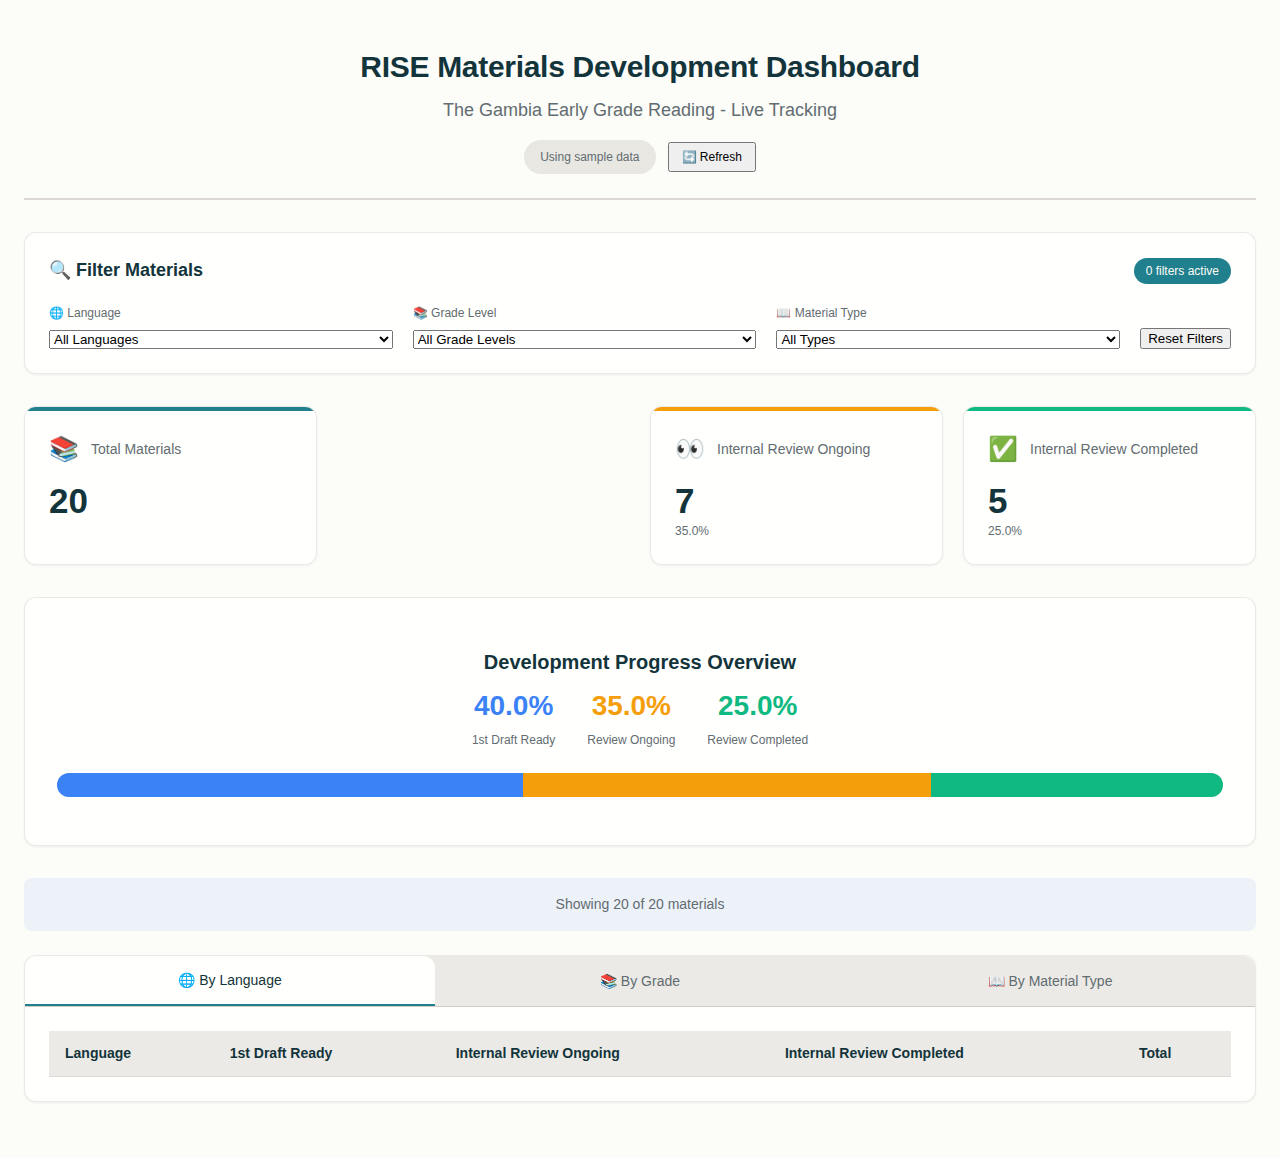
<file: index.html>
<!DOCTYPE html>
<html lang="en">
<head>
    <meta charset="UTF-8">
    <meta name="viewport" content="width=device-width, initial-scale=1.0">
    <title>RISE Material Development Tracking Dashboard</title>
    <style>
        :root {
  /* Primitive Color Tokens */
  --color-white: rgba(255, 255, 255, 1);
  --color-black: rgba(0, 0, 0, 1);
  --color-cream-50: rgba(252, 252, 249, 1);
  --color-cream-100: rgba(255, 255, 253, 1);
  --color-gray-200: rgba(245, 245, 245, 1);
  --color-gray-300: rgba(167, 169, 169, 1);
  --color-gray-400: rgba(119, 124, 124, 1);
  --color-slate-500: rgba(98, 108, 113, 1);
  --color-brown-600: rgba(94, 82, 64, 1);
  --color-charcoal-700: rgba(31, 33, 33, 1);
  --color-charcoal-800: rgba(38, 40, 40, 1);
  --color-slate-900: rgba(19, 52, 59, 1);
  --color-teal-300: rgba(50, 184, 198, 1);
  --color-teal-400: rgba(45, 166, 178, 1);
  --color-teal-500: rgba(33, 128, 141, 1);
  --color-teal-600: rgba(29, 116, 128, 1);
  --color-teal-700: rgba(26, 104, 115, 1);
  --color-teal-800: rgba(41, 150, 161, 1);
  --color-red-400: rgba(255, 84, 89, 1);
  --color-red-500: rgba(192, 21, 47, 1);
  --color-orange-400: rgba(230, 129, 97, 1);
  --color-orange-500: rgba(168, 75, 47, 1);

  /* RGB versions for opacity control */
  --color-brown-600-rgb: 94, 82, 64;
  --color-teal-500-rgb: 33, 128, 141;
  --color-slate-900-rgb: 19, 52, 59;
  --color-slate-500-rgb: 98, 108, 113;
  --color-red-500-rgb: 192, 21, 47;
  --color-red-400-rgb: 255, 84, 89;
  --color-orange-500-rgb: 168, 75, 47;
  --color-orange-400-rgb: 230, 129, 97;

  /* Background color tokens (Light Mode) */
  --color-bg-1: rgba(59, 130, 246, 0.08); /* Light blue */
  --color-bg-2: rgba(245, 158, 11, 0.08); /* Light yellow */
  --color-bg-3: rgba(34, 197, 94, 0.08); /* Light green */
  --color-bg-4: rgba(239, 68, 68, 0.08); /* Light red */
  --color-bg-5: rgba(147, 51, 234, 0.08); /* Light purple */
  --color-bg-6: rgba(249, 115, 22, 0.08); /* Light orange */
  --color-bg-7: rgba(236, 72, 153, 0.08); /* Light pink */
  --color-bg-8: rgba(6, 182, 212, 0.08); /* Light cyan */

  /* Semantic Color Tokens (Light Mode) */
  --color-background: var(--color-cream-50);
  --color-surface: var(--color-cream-100);
  --color-text: var(--color-slate-900);
  --color-text-secondary: var(--color-slate-500);
  --color-primary: var(--color-teal-500);
  --color-primary-hover: var(--color-teal-600);
  --color-primary-active: var(--color-teal-700);
  --color-secondary: rgba(var(--color-brown-600-rgb), 0.12);
  --color-secondary-hover: rgba(var(--color-brown-600-rgb), 0.2);
  --color-secondary-active: rgba(var(--color-brown-600-rgb), 0.25);
  --color-border: rgba(var(--color-brown-600-rgb), 0.2);
  --color-btn-primary-text: var(--color-cream-50);
  --color-card-border: rgba(var(--color-brown-600-rgb), 0.12);
  --color-card-border-inner: rgba(var(--color-brown-600-rgb), 0.12);
  --color-error: var(--color-red-500);
  --color-success: var(--color-teal-500);
  --color-warning: var(--color-orange-500);
  --color-info: var(--color-slate-500);
  --color-focus-ring: rgba(var(--color-teal-500-rgb), 0.4);
  --color-select-caret: rgba(var(--color-slate-900-rgb), 0.8);

  /* Common style patterns */
  --focus-ring: 0 0 0 3px var(--color-focus-ring);
  --focus-outline: 2px solid var(--color-primary);
  --status-bg-opacity: 0.15;
  --status-border-opacity: 0.25;
  --select-caret-light: url("data:image/svg+xml,%3Csvg xmlns='http://www.w3.org/2000/svg' width='16' height='16' viewBox='0 0 24 24' fill='none' stroke='%23134252' stroke-width='2' stroke-linecap='round' stroke-linejoin='round'%3E%3Cpolyline points='6 9 12 15 18 9'%3E%3C/polyline%3E%3C/svg%3E");
  --select-caret-dark: url("data:image/svg+xml,%3Csvg xmlns='http://www.w3.org/2000/svg' width='16' height='16' viewBox='0 0 24 24' fill='none' stroke='%23f5f5f5' stroke-width='2' stroke-linecap='round' stroke-linejoin='round'%3E%3Cpolyline points='6 9 12 15 18 9'%3E%3C/polyline%3E%3C/svg%3E");

  /* RGB versions for opacity control */
  --color-success-rgb: 33, 128, 141;
  --color-error-rgb: 192, 21, 47;
  --color-warning-rgb: 168, 75, 47;
  --color-info-rgb: 98, 108, 113;

  /* Typography */
  --font-family-base: "FKGroteskNeue", "Geist", "Inter", -apple-system,
    BlinkMacSystemFont, "Segoe UI", Roboto, sans-serif;
  --font-family-mono: "Berkeley Mono", ui-monospace, SFMono-Regular, Menlo,
    Monaco, Consolas, monospace;
  --font-size-xs: 11px;
  --font-size-sm: 12px;
  --font-size-base: 14px;
  --font-size-md: 14px;
  --font-size-lg: 16px;
  --font-size-xl: 18px;
  --font-size-2xl: 20px;
  --font-size-3xl: 24px;
  --font-size-4xl: 30px;
  --font-weight-normal: 400;
  --font-weight-medium: 500;
  --font-weight-semibold: 550;
  --font-weight-bold: 600;
  --line-height-tight: 1.2;
  --line-height-normal: 1.5;
  --letter-spacing-tight: -0.01em;

  /* Spacing */
  --space-0: 0;
  --space-1: 1px;
  --space-2: 2px;
  --space-4: 4px;
  --space-6: 6px;
  --space-8: 8px;
  --space-10: 10px;
  --space-12: 12px;
  --space-16: 16px;
  --space-20: 20px;
  --space-24: 24px;
  --space-32: 32px;

  /* Border Radius */
  --radius-sm: 6px;
  --radius-base: 8px;
  --radius-md: 10px;
  --radius-lg: 12px;
  --radius-full: 9999px;

  /* Shadows */
  --shadow-xs: 0 1px 2px rgba(0, 0, 0, 0.02);
  --shadow-sm: 0 1px 3px rgba(0, 0, 0, 0.04), 0 1px 2px rgba(0, 0, 0, 0.02);
  --shadow-md: 0 4px 6px -1px rgba(0, 0, 0, 0.04),
    0 2px 4px -1px rgba(0, 0, 0, 0.02);
  --shadow-lg: 0 10px 15px -3px rgba(0, 0, 0, 0.04),
    0 4px 6px -2px rgba(0, 0, 0, 0.02);
  --shadow-inset-sm: inset 0 1px 0 rgba(255, 255, 255, 0.15),
    inset 0 -1px 0 rgba(0, 0, 0, 0.03);

  /* Animation */
  --duration-fast: 150ms;
  --duration-normal: 250ms;
  --ease-standard: cubic-bezier(0.16, 1, 0.3, 1);

  /* Layout */
  --container-sm: 640px;
  --container-md: 768px;
  --container-lg: 1024px;
  --container-xl: 1280px;
}

/* Dark mode colors */
@media (prefers-color-scheme: dark) {
  :root {
    /* RGB versions for opacity control (Dark Mode) */
    --color-gray-400-rgb: 119, 124, 124;
    --color-teal-300-rgb: 50, 184, 198;
    --color-gray-300-rgb: 167, 169, 169;
    --color-gray-200-rgb: 245, 245, 245;

    /* Background color tokens (Dark Mode) */
    --color-bg-1: rgba(29, 78, 216, 0.15); /* Dark blue */
    --color-bg-2: rgba(180, 83, 9, 0.15); /* Dark yellow */
    --color-bg-3: rgba(21, 128, 61, 0.15); /* Dark green */
    --color-bg-4: rgba(185, 28, 28, 0.15); /* Dark red */
    --color-bg-5: rgba(107, 33, 168, 0.15); /* Dark purple */
    --color-bg-6: rgba(194, 65, 12, 0.15); /* Dark orange */
    --color-bg-7: rgba(190, 24, 93, 0.15); /* Dark pink */
    --color-bg-8: rgba(8, 145, 178, 0.15); /* Dark cyan */

    /* Semantic Color Tokens (Dark Mode) */
    --color-background: var(--color-charcoal-700);
    --color-surface: var(--color-charcoal-800);
    --color-text: var(--color-gray-200);
    --color-text-secondary: rgba(var(--color-gray-300-rgb), 0.7);
    --color-primary: var(--color-teal-300);
    --color-primary-hover: var(--color-teal-400);
    --color-primary-active: var(--color-teal-800);
    --color-secondary: rgba(var(--color-gray-400-rgb), 0.15);
    --color-secondary-hover: rgba(var(--color-gray-400-rgb), 0.25);
    --color-secondary-active: rgba(var(--color-gray-400-rgb), 0.3);
    --color-border: rgba(var(--color-gray-400-rgb), 0.3);
    --color-error: var(--color-red-400);
    --color-success: var(--color-teal-300);
    --color-warning: var(--color-orange-400);
    --color-info: var(--color-gray-300);
    --color-focus-ring: rgba(var(--color-teal-300-rgb), 0.4);
    --color-btn-primary-text: var(--color-slate-900);
    --color-card-border: rgba(var(--color-gray-400-rgb), 0.2);
    --color-card-border-inner: rgba(var(--color-gray-400-rgb), 0.15);
    --shadow-inset-sm: inset 0 1px 0 rgba(255, 255, 255, 0.1),
      inset 0 -1px 0 rgba(0, 0, 0, 0.15);
    --button-border-secondary: rgba(var(--color-gray-400-rgb), 0.2);
    --color-border-secondary: rgba(var(--color-gray-400-rgb), 0.2);
    --color-select-caret: rgba(var(--color-gray-200-rgb), 0.8);

    /* Common style patterns - updated for dark mode */
    --focus-ring: 0 0 0 3px var(--color-focus-ring);
    --focus-outline: 2px solid var(--color-primary);
    --status-bg-opacity: 0.15;
    --status-border-opacity: 0.25;
    --select-caret-light: url("data:image/svg+xml,%3Csvg xmlns='http://www.w3.org/2000/svg' width='16' height='16' viewBox='0 0 24 24' fill='none' stroke='%23134252' stroke-width='2' stroke-linecap='round' stroke-linejoin='round'%3E%3Cpolyline points='6 9 12 15 18 9'%3E%3C/polyline%3E%3C/svg%3E");
    --select-caret-dark: url("data:image/svg+xml,%3Csvg xmlns='http://www.w3.org/2000/svg' width='16' height='16' viewBox='0 0 24 24' fill='none' stroke='%23f5f5f5' stroke-width='2' stroke-linecap='round' stroke-linejoin='round'%3E%3Cpolyline points='6 9 12 15 18 9'%3E%3C/polyline%3E%3C/svg%3E");

    /* RGB versions for dark mode */
    --color-success-rgb: var(--color-teal-300-rgb);
    --color-error-rgb: var(--color-red-400-rgb);
    --color-warning-rgb: var(--color-orange-400-rgb);
    --color-info-rgb: var(--color-gray-300-rgb);
  }
}

/* Base styles */
html {
  font-size: var(--font-size-base);
  font-family: var(--font-family-base);
  line-height: var(--line-height-normal);
  color: var(--color-text);
  background-color: var(--color-background);
  -webkit-font-smoothing: antialiased;
  box-sizing: border-box;
}

body {
  margin: 0;
  padding: 0;
  background-color: var(--color-background);
}

*,
*::before,
*::after {
  box-sizing: inherit;
}

@font-face {
  font-family: 'FKGroteskNeue';
  src: url('https://r2cdn.perplexity.ai/fonts/FKGroteskNeue.woff2')
    format('woff2');
}

        /* Dashboard-specific styles */
        .dashboard {
            min-height: 100vh;
            background-color: var(--color-background);
            padding: var(--space-24);
        }

        .container {
            max-width: var(--container-xl);
            margin: 0 auto;
        }

        /* Header Section */
        .header {
            text-align: center;
            margin-bottom: var(--space-32);
            padding-bottom: var(--space-24);
            border-bottom: 2px solid var(--color-border);
        }

        .header h1 {
            font-size: var(--font-size-4xl);
            font-weight: var(--font-weight-bold);
            color: var(--color-text);
            margin-bottom: var(--space-8);
            letter-spacing: var(--letter-spacing-tight);
        }

        .header .subtitle {
            font-size: var(--font-size-xl);
            color: var(--color-text-secondary);
            margin-bottom: var(--space-16);
        }

        .header .date-time {
            font-size: var(--font-size-base);
            color: var(--color-text-secondary);
            background: var(--color-secondary);
            padding: var(--space-8) var(--space-16);
            border-radius: var(--radius-full);
            display: inline-block;
        }

        /* Key Metrics Cards */
        .metrics-grid {
            display: grid;
            grid-template-columns: repeat(auto-fit, minmax(280px, 1fr));
            gap: var(--space-20);
            margin-bottom: var(--space-32);
        }

        .metric-card {
            background: var(--color-surface);
            border: 1px solid var(--color-card-border);
            border-radius: var(--radius-lg);
            padding: var(--space-24);
            box-shadow: var(--shadow-sm);
            transition: all var(--duration-normal) var(--ease-standard);
            position: relative;
            overflow: hidden;
        }

        .metric-card:hover {
            transform: translateY(-2px);
            box-shadow: var(--shadow-md);
        }

        .metric-card::before {
            content: '';
            position: absolute;
            top: 0;
            left: 0;
            right: 0;
            height: 4px;
            background: var(--metric-color, var(--color-primary));
        }

        .metric-card.total::before { --metric-color: var(--color-primary); }
        .metric-card.draft-ready::before { --metric-color: #3b82f6; }
        .metric-card.review-ongoing::before { --metric-color: #f59e0b; }
        .metric-card.review-completed::before { --metric-color: #10b981; }

        .metric-header {
            display: flex;
            align-items: center;
            margin-bottom: var(--space-16);
        }

        .metric-icon {
            font-size: var(--font-size-3xl);
            margin-right: var(--space-12);
        }

        .metric-label {
            font-size: var(--font-size-base);
            color: var(--color-text-secondary);
            font-weight: var(--font-weight-medium);
        }

        .metric-value {
            font-size: 2.5rem;
            font-weight: var(--font-weight-bold);
            color: var(--color-text);
            line-height: 1;
        }

        .metric-percentage {
            font-size: var(--font-size-sm);
            color: var(--color-text-secondary);
            margin-top: var(--space-4);
        }

        /* Progress Section */
        .progress-section {
            background: var(--color-surface);
            border: 1px solid var(--color-card-border);
            border-radius: var(--radius-lg);
            padding: var(--space-32);
            margin-bottom: var(--space-32);
            box-shadow: var(--shadow-sm);
        }

        .progress-header {
            text-align: center;
            margin-bottom: var(--space-24);
        }

        .progress-title {
            font-size: var(--font-size-2xl);
            font-weight: var(--font-weight-semibold);
            color: var(--color-text);
            margin-bottom: var(--space-8);
        }

        .progress-stats {
            display: flex;
            justify-content: center;
            gap: var(--space-32);
            margin-bottom: var(--space-24);
        }

        .progress-stat {
            text-align: center;
        }

        .progress-stat-value {
            font-size: 2rem;
            font-weight: var(--font-weight-bold);
            color: var(--color-text);
        }

        .progress-stat-label {
            font-size: var(--font-size-sm);
            color: var(--color-text-secondary);
            margin-top: var(--space-4);
        }

        .progress-bar-container {
            background: var(--color-secondary);
            border-radius: var(--radius-full);
            height: 24px;
            position: relative;
            overflow: hidden;
            margin-bottom: var(--space-16);
        }

        .progress-bar {
            height: 100%;
            display: flex;
            border-radius: var(--radius-full);
        }

        .progress-segment {
            height: 100%;
            transition: width var(--duration-normal) var(--ease-standard);
        }

        .progress-segment.draft-ready {
            background: #3b82f6;
        }

        .progress-segment.review-ongoing {
            background: #f59e0b;
        }

        .progress-segment.review-completed {
            background: #10b981;
        }

        /* Status Table */
        .status-section {
            display: grid;
            grid-template-columns: 1fr 1fr;
            gap: var(--space-24);
            margin-bottom: var(--space-32);
        }

        .status-table {
            background: var(--color-surface);
            border: 1px solid var(--color-card-border);
            border-radius: var(--radius-lg);
            padding: var(--space-24);
            box-shadow: var(--shadow-sm);
        }

        .table-title {
            font-size: var(--font-size-xl);
            font-weight: var(--font-weight-semibold);
            color: var(--color-text);
            margin-bottom: var(--space-16);
        }

        .table {
            width: 100%;
            border-collapse: collapse;
        }

        .table th,
        .table td {
            text-align: left;
            padding: var(--space-12);
            border-bottom: 1px solid var(--color-border);
        }

        .table th {
            font-weight: var(--font-weight-semibold);
            color: var(--color-text-secondary);
            font-size: var(--font-size-sm);
        }

        .table td {
            color: var(--color-text);
        }

        .status-indicator {
            display: inline-flex;
            align-items: center;
            gap: var(--space-8);
        }

        .status-dot {
            width: 8px;
            height: 8px;
            border-radius: 50%;
        }

        .status-dot.draft-ready { background: #3b82f6; }
        .status-dot.review-ongoing { background: #f59e0b; }
        .status-dot.review-completed { background: #10b981; }

        /* Additional Details */
        .details-card {
            background: var(--color-surface);
            border: 1px solid var(--color-card-border);
            border-radius: var(--radius-lg);
            padding: var(--space-24);
            box-shadow: var(--shadow-sm);
        }

        .details-title {
            font-size: var(--font-size-xl);
            font-weight: var(--font-weight-semibold);
            color: var(--color-text);
            margin-bottom: var(--space-16);
        }

        .detail-item {
            display: flex;
            justify-content: space-between;
            align-items: center;
            padding: var(--space-12) 0;
            border-bottom: 1px solid var(--color-border);
        }

        .detail-item:last-child {
            border-bottom: none;
        }

        .detail-label {
            color: var(--color-text-secondary);
            font-size: var(--font-size-base);
        }

        .detail-value {
            color: var(--color-text);
            font-weight: var(--font-weight-medium);
            font-size: var(--font-size-base);
        }

        /* Tooltip */
        .tooltip {
            position: relative;
            cursor: help;
        }

        .tooltip-text {
            visibility: hidden;
            background: var(--color-charcoal-800);
            color: var(--color-white);
            text-align: center;
            border-radius: var(--radius-base);
            padding: var(--space-8) var(--space-12);
            position: absolute;
            z-index: 1000;
            bottom: 125%;
            left: 50%;
            margin-left: -80px;
            width: 160px;
            font-size: var(--font-size-sm);
            opacity: 0;
            transition: opacity var(--duration-fast) var(--ease-standard);
        }

        .tooltip-text::after {
            content: "";
            position: absolute;
            top: 100%;
            left: 50%;
            margin-left: -5px;
            border-width: 5px;
            border-style: solid;
            border-color: var(--color-charcoal-800) transparent transparent transparent;
        }

        .tooltip:hover .tooltip-text {
            visibility: visible;
            opacity: 1;
        }

        /* Filter Panel Styles */
        .filter-panel {
            background: var(--color-surface);
            border: 1px solid var(--color-card-border);
            border-radius: var(--radius-lg);
            padding: var(--space-24);
            margin-bottom: var(--space-32);
            box-shadow: var(--shadow-sm);
        }

        .filter-header {
            display: flex;
            justify-content: space-between;
            align-items: center;
            margin-bottom: var(--space-20);
        }

        .filter-title {
            font-size: var(--font-size-xl);
            font-weight: var(--font-weight-semibold);
            color: var(--color-text);
            margin: 0;
        }

        .filter-badge {
            background: var(--color-primary);
            color: var(--color-btn-primary-text);
            padding: var(--space-4) var(--space-12);
            border-radius: var(--radius-full);
            font-size: var(--font-size-sm);
            font-weight: var(--font-weight-medium);
        }

        .filter-controls {
            display: grid;
            grid-template-columns: 1fr 1fr 1fr auto;
            gap: var(--space-20);
            align-items: end;
        }

        .filter-group {
            display: flex;
            flex-direction: column;
        }

        .filter-label {
            font-size: var(--font-size-sm);
            font-weight: var(--font-weight-medium);
            color: var(--color-text-secondary);
            margin-bottom: var(--space-8);
        }

        .filter-select {
            min-width: 160px;
        }

        .reset-btn {
            height: fit-content;
            white-space: nowrap;
        }

        /* Tabs Styles */
        .tabs-container {
            background: var(--color-surface);
            border: 1px solid var(--color-card-border);
            border-radius: var(--radius-lg);
            margin-bottom: var(--space-32);
            box-shadow: var(--shadow-sm);
        }

        .tabs-header {
            display: flex;
            border-bottom: 1px solid var(--color-border);
            background: var(--color-secondary);
            border-radius: var(--radius-lg) var(--radius-lg) 0 0;
        }

        .tab-button {
            flex: 1;
            padding: var(--space-16) var(--space-24);
            background: none;
            border: none;
            font-size: var(--font-size-base);
            font-weight: var(--font-weight-medium);
            color: var(--color-text-secondary);
            cursor: pointer;
            transition: all var(--duration-fast) var(--ease-standard);
            border-radius: var(--radius-lg) var(--radius-lg) 0 0;
        }

        .tab-button.active {
            background: var(--color-surface);
            color: var(--color-text);
            border-bottom: 2px solid var(--color-primary);
        }

        .tab-button:hover {
            background: var(--color-secondary-hover);
        }

        .tab-button.active:hover {
            background: var(--color-surface);
        }

        .tab-content {
            padding: var(--space-24);
        }

        .tab-pane {
            display: none;
        }

        .tab-pane.active {
            display: block;
        }

        .breakdown-table {
            width: 100%;
            border-collapse: collapse;
        }

        .breakdown-table th {
            background: var(--color-secondary);
            padding: var(--space-12) var(--space-16);
            text-align: left;
            font-weight: var(--font-weight-semibold);
            color: var(--color-text);
            border-bottom: 1px solid var(--color-border);
            cursor: pointer;
            user-select: none;
        }

        .breakdown-table th:hover {
            background: var(--color-secondary-hover);
        }

        .breakdown-table td {
            padding: var(--space-12) var(--space-16);
            border-bottom: 1px solid var(--color-border);
            text-align: center;
        }

        .breakdown-table td:first-child {
            text-align: left;
            font-weight: var(--font-weight-medium);
        }

        .status-count {
            display: inline-flex;
            align-items: center;
            justify-content: center;
            min-width: 40px;
            height: 28px;
            border-radius: var(--radius-base);
            font-weight: var(--font-weight-medium);
            font-size: var(--font-size-sm);
        }

        .status-count.draft-ready {
            background: rgba(59, 130, 246, 0.1);
            color: #3b82f6;
            border: 1px solid rgba(59, 130, 246, 0.2);
        }

        .status-count.review-ongoing {
            background: rgba(245, 158, 11, 0.1);
            color: #f59e0b;
            border: 1px solid rgba(245, 158, 11, 0.2);
        }

        .status-count.review-completed {
            background: rgba(16, 185, 129, 0.1);
            color: #10b981;
            border: 1px solid rgba(16, 185, 129, 0.2);
        }

        .filter-summary {
            background: var(--color-bg-1);
            padding: var(--space-16);
            border-radius: var(--radius-base);
            margin-bottom: var(--space-24);
            text-align: center;
        }

        .filter-summary-text {
            color: var(--color-text-secondary);
            font-size: var(--font-size-base);
        }

        /* Loading Overlay */
        .loading-overlay {
            position: fixed;
            top: 0;
            left: 0;
            right: 0;
            bottom: 0;
            background: var(--color-background);
            display: flex;
            flex-direction: column;
            align-items: center;
            justify-content: center;
            z-index: 9999;
            opacity: 1;
            transition: opacity var(--duration-normal) var(--ease-standard);
        }

        .loading-overlay.hidden {
            opacity: 0;
            pointer-events: none;
        }

        .loading-spinner {
            width: 50px;
            height: 50px;
            border: 4px solid var(--color-secondary);
            border-top-color: var(--color-primary);
            border-radius: 50%;
            animation: spin 1s linear infinite;
        }

        @keyframes spin {
            to { transform: rotate(360deg); }
        }

        .loading-text {
            margin-top: var(--space-20);
            color: var(--color-text-secondary);
            font-size: var(--font-size-lg);
        }

        /* Responsive Design */
        @media (max-width: 768px) {
            .dashboard {
                padding: var(--space-16);
            }

            .metrics-grid {
                grid-template-columns: 1fr;
            }

            .progress-stats {
                flex-direction: column;
                gap: var(--space-16);
            }

            .header h1 {
                font-size: var(--font-size-3xl);
            }

            .metric-value {
                font-size: 2rem;
            }

            .progress-stat-value {
                font-size: 1.5rem;
            }

            .filter-controls {
                grid-template-columns: 1fr;
                gap: var(--space-16);
            }

            .reset-btn {
                margin-top: var(--space-16);
            }

            .tabs-header {
                flex-direction: column;
            }

            .tab-button {
                border-radius: 0;
                border-bottom: 1px solid var(--color-border);
            }

            .breakdown-table {
                font-size: var(--font-size-sm);
            }

            .breakdown-table th,
            .breakdown-table td {
                padding: var(--space-8) var(--space-12);
            }

            .config-buttons {
                flex-direction: column;
            }

            .config-info {
                flex-direction: column;
                align-items: flex-start;
                gap: var(--space-8);
            }

            .last-updated-info {
                flex-direction: column;
                align-items: flex-start;
                gap: var(--space-4);
            }
        }

        @media (max-width: 480px) {
            .dashboard {
                padding: var(--space-12);
            }

            .metric-card {
                padding: var(--space-16);
            }

            .progress-section {
                padding: var(--space-20);
            }

            .metric-value {
                font-size: 1.75rem;
            }
        }
    </style>
</head>
<body>
    <!-- Loading Overlay -->
    <div class="loading-overlay" id="loadingOverlay">
        <div class="loading-spinner"></div>
        <div class="loading-text">Loading dashboard data...</div>
    </div>

    <div class="dashboard">
        <div class="container">
            <!-- Header Section -->
            <header class="header">
                <h1>RISE Materials Development Dashboard</h1>
                <div class="subtitle">The Gambia Early Grade Reading - Live Tracking</div>
                <div style="margin-top: var(--space-16); display: flex; gap: var(--space-12); justify-content: center; align-items: center; flex-wrap: wrap;">
                    <div class="date-time" id="lastUpdated" style="font-size: var(--font-size-sm);">Last updated: Loading...</div>
                    <button class="btn btn--outline btn--sm" id="refreshNowBtn" style="font-size: var(--font-size-sm); padding: var(--space-6) var(--space-12);">🔄 Refresh</button>
                </div>
            </header>

            <!-- Filter Panel -->
            <section class="filter-panel">
                <div class="filter-header">
                    <h3 class="filter-title">🔍 Filter Materials</h3>
                    <div class="filter-badge" id="filterBadge">0 filters active</div>
                </div>
                <div class="filter-controls">
                    <div class="filter-group">
                        <label class="filter-label">🌐 Language</label>
                        <select class="form-control filter-select" id="languageFilter">
                            <option value="all">All Languages</option>
                            <option value="Pulaar">Pulaar</option>
                            <option value="Jola">Jola</option>
                            <option value="Mandinka">Mandinka</option>
                            <option value="Manjaku">Manjaku</option>
                            <option value="Serahule">Serahule</option>
                            <option value="Serer">Serer</option>
                            <option value="Wolof">Wolof</option>
                            <option value="English">English</option>
                        </select>
                    </div>
                    <div class="filter-group">
                        <label class="filter-label">📚 Grade Level</label>
                        <select class="form-control filter-select" id="gradeFilter">
                            <option value="all">All Grade Levels</option>
                            <option value="ECD 2">ECD 2</option>
                            <option value="ECD 3">ECD 3</option>
                            <option value="Grade 1">Grade 1</option>
                            <option value="Grade 2">Grade 2</option>
                            <option value="Grade 3">Grade 3</option>
                        </select>
                    </div>
                    <div class="filter-group">
                        <label class="filter-label">📖 Material Type</label>
                        <select class="form-control filter-select" id="materialTypeFilter">
                            <option value="all">All Types</option>
                            <option value="Teacher Guide">Teacher Guide</option>
                            <option value="Decodable Text">Decodable Text</option>
                            <option value="Leveled Reader">Leveled Reader</option>
                            <option value="Illustrations">Illustrations</option>
                            <option value="Designs">Illustrations</option>
                        </select>
                    </div>
                    <button class="btn btn--outline reset-btn" id="resetFilters">Reset Filters</button>
                </div>
            </section>

            <!-- Key Metrics Cards -->
            <section class="metrics-grid">
                <div class="metric-card total tooltip" data-status="total">
                    <div class="metric-header">
                        <span class="metric-icon">📚</span>
                        <span class="metric-label">Total Materials</span>
                    </div>
                    <div class="metric-value" id="totalCount">20</div>
                    <div class="tooltip-text">Total number of materials in development</div>
                </div>

                <div class="metric-card draft-ready tooltip" data-status="1st Draft Ready">
                    <div class="metric-header">
                        <span class="metric-icon">📝</span>
                        <span class="metric-label">1st Draft Ready</span>
                    </div>
                    <div class="metric-value" id="draftReadyCount">8</div>
                    <div class="metric-percentage" id="draftReadyPercentage">40.0%</div>
                    <div class="tooltip-text">Materials that have completed initial drafting</div>
                </div>

                <div class="metric-card review-ongoing tooltip" data-status="Internal Review Ongoing">
                    <div class="metric-header">
                        <span class="metric-icon">👀</span>
                        <span class="metric-label">Internal Review Ongoing</span>
                    </div>
                    <div class="metric-value" id="reviewOngoingCount">7</div>
                    <div class="metric-percentage" id="reviewOngoingPercentage">35.0%</div>
                    <div class="tooltip-text">Materials currently under internal review</div>
                </div>

                <div class="metric-card review-completed tooltip" data-status="Internal Review Completed">
                    <div class="metric-header">
                        <span class="metric-icon">✅</span>
                        <span class="metric-label">Internal Review Completed</span>
                    </div>
                    <div class="metric-value" id="reviewCompletedCount">5</div>
                    <div class="metric-percentage" id="reviewCompletedPercentage">25.0%</div>
                    <div class="tooltip-text">Materials that have passed internal review</div>
                </div>
            </section>

            <!-- Progress Visualization -->
            <section class="progress-section">
                <div class="progress-header">
                    <h2 class="progress-title">Development Progress Overview</h2>
                    <div class="progress-stats">
                        <div class="progress-stat">
                            <div class="progress-stat-value" style="color: #3b82f6;" id="draftReadyProgress">40.0%</div>
                            <div class="progress-stat-label">1st Draft Ready</div>
                        </div>
                        <div class="progress-stat">
                            <div class="progress-stat-value" style="color: #f59e0b;" id="reviewOngoingProgress">35.0%</div>
                            <div class="progress-stat-label">Review Ongoing</div>
                        </div>
                        <div class="progress-stat">
                            <div class="progress-stat-value" style="color: #10b981;" id="reviewCompletedProgress">25.0%</div>
                            <div class="progress-stat-label">Review Completed</div>
                        </div>
                    </div>
                </div>
                
                <div class="progress-bar-container tooltip">
                    <div class="progress-bar" id="progressBar">
                        <div class="progress-segment draft-ready" style="width: 40%;"></div>
                        <div class="progress-segment review-ongoing" style="width: 35%;"></div>
                        <div class="progress-segment review-completed" style="width: 25%;"></div>
                    </div>
                    <div class="tooltip-text">Visual representation of materials development progress</div>
                </div>
            </section>

            <!-- Filter Summary -->
            <div class="filter-summary">
                <div class="filter-summary-text" id="filterSummary">Showing 20 of 20 materials</div>
            </div>

            <!-- Detailed Breakdown Tables -->
            <section class="tabs-container">
                <div class="tabs-header">
                    <button class="tab-button active" data-tab="language">🌐 By Language</button>
                    <button class="tab-button" data-tab="grade">📚 By Grade</button>
                    <button class="tab-button" data-tab="material">📖 By Material Type</button>
                </div>
                <div class="tab-content">
                    <div class="tab-pane active" id="language-tab">
                        <table class="breakdown-table">
                            <thead>
                                <tr>
                                    <th>Language</th>
                                    <th>1st Draft Ready</th>
                                    <th>Internal Review Ongoing</th>
                                    <th>Internal Review Completed</th>
                                    <th>Total</th>
                                </tr>
                            </thead>
                            <tbody id="languageBreakdown"></tbody>
                        </table>
                    </div>
                    <div class="tab-pane" id="grade-tab">
                        <table class="breakdown-table">
                            <thead>
                                <tr>
                                    <th>Grade Level</th>
                                    <th>1st Draft Ready</th>
                                    <th>Internal Review Ongoing</th>
                                    <th>Internal Review Completed</th>
                                    <th>Total</th>
                                </tr>
                            </thead>
                            <tbody id="gradeBreakdown"></tbody>
                        </table>
                    </div>
                    <div class="tab-pane" id="material-tab">
                        <table class="breakdown-table">
                            <thead>
                                <tr>
                                    <th>Material Type</th>
                                    <th>1st Draft Ready</th>
                                    <th>Internal Review Ongoing</th>
                                    <th>Internal Review Completed</th>
                                    <th>Total</th>
                                </tr>
                            </thead>
                            <tbody id="materialBreakdown"></tbody>
                        </table>
                    </div>
                </div>
            </section>
        </div>
    </div>

    <script>
        // ========================================
        // PRODUCTION VERSION - HARDCODED DATA SOURCE
        // ========================================
        // Google Sheets CSV URL is permanently set below
        // Configuration UI has been removed for clean user experience
        
        const GOOGLE_SHEET_URL = "https://docs.google.com/spreadsheets/d/e/2PACX-1vT0ikFqhzx61GromLJI2Zj8SxBuMEtGTe6ph0t6EunpDI12APFUYZBZ5EgZYgrIvKyOgEtTJQ142S1Q/pub?output=csv";
        
        // Sample materials data with UPDATED options (fallback)
        const materialsData = [
            { material_id: "M001", language: "Pulaar", grade: "ECD 2", material_type: "Decodable Text", status: "1st Draft Ready" },
            { material_id: "M002", language: "Pulaar", grade: "ECD 3", material_type: "Decodable Text", status: "1st Draft Ready" },
            { material_id: "M003", language: "Mandinka", grade: "ECD 2", material_type: "Leveled Reader", status: "Internal Review Ongoing" },
            { material_id: "M004", language: "Mandinka", grade: "Grade 1", material_type: "Decodable Text", status: "1st Draft Ready" },
            { material_id: "M005", language: "Wolof", grade: "Grade 2", material_type: "Leveled Reader", status: "Internal Review Completed" },
            { material_id: "M006", language: "Wolof", grade: "Grade 3", material_type: "Teacher Guide", status: "Internal Review Ongoing" },
            { material_id: "M007", language: "Jola", grade: "ECD 2", material_type: "Decodable Text", status: "1st Draft Ready" },
            { material_id: "M008", language: "Jola", grade: "Grade 1", material_type: "Leveled Reader", status: "Internal Review Ongoing" },
            { material_id: "M009", language: "English", grade: "Grade 2", material_type: "Teacher Guide", status: "Internal Review Completed" },
            { material_id: "M010", language: "English", grade: "Grade 3", material_type: "Illustrations", status: "1st Draft Ready" },
            { material_id: "M011", language: "Serahule", grade: "ECD 3", material_type: "Leveled Reader", status: "Internal Review Ongoing" },
            { material_id: "M012", language: "Serahule", grade: "Grade 1", material_type: "Teacher Guide", status: "1st Draft Ready" },
            { material_id: "M013", language: "Manjaku", grade: "Grade 2", material_type: "Illustrations", status: "Internal Review Completed" },
            { material_id: "M014", language: "Manjaku", grade: "Grade 3", material_type: "Leveled Reader", status: "Internal Review Ongoing" },
            { material_id: "M015", language: "Serer", grade: "ECD 2", material_type: "Teacher Guide", status: "1st Draft Ready" },
            { material_id: "M016", language: "Serer", grade: "Grade 1", material_type: "Decodable Text", status: "Internal Review Completed" },
            { material_id: "M017", language: "Pulaar", grade: "Grade 2", material_type: "Illustrations", status: "Internal Review Ongoing" },
            { material_id: "M018", language: "Mandinka", grade: "Grade 3", material_type: "Teacher Guide", status: "1st Draft Ready" },
            { material_id: "M019", language: "Wolof", grade: "ECD 3", material_type: "Decodable Text", status: "Internal Review Completed" },
            { material_id: "M020", language: "English", grade: "ECD 2", material_type: "Leveled Reader", status: "Internal Review Ongoing" }
        ];

        // Global variables for filters and data management
        let currentFilters = {
            language: 'all',
            grade: 'all',
            materialType: 'all'
        };

        let filteredData = [...materialsData];
        let highlightedStatus = null;
        let autoRefreshTimer = null;
        const REFRESH_INTERVAL = 5 * 60 * 1000; // 5 minutes in milliseconds
        let lastUpdateTime = null;

        // Initialize dashboard
        document.addEventListener('DOMContentLoaded', async function() {
            initializeEventListeners();
            
            // PRODUCTION: Auto-load data from hardcoded Google Sheets URL on page load
            await loadDataFromGoogleSheets();
            
            // Hide loading overlay after data is loaded
            setTimeout(() => {
                document.getElementById('loadingOverlay').classList.add('hidden');
                initializeAnimations();
            }, 500);
            
            // Set up auto-refresh every 5 minutes (silent in background)
            setInterval(() => {
                loadDataFromGoogleSheets(true); // true = silent refresh
            }, REFRESH_INTERVAL);
        });

        function initializeEventListeners() {
            // Filter change events
            document.getElementById('languageFilter').addEventListener('change', handleFilterChange);
            document.getElementById('gradeFilter').addEventListener('change', handleFilterChange);
            document.getElementById('materialTypeFilter').addEventListener('change', handleFilterChange);
            document.getElementById('resetFilters').addEventListener('click', resetFilters);

            // Tab switching
            document.querySelectorAll('.tab-button').forEach(button => {
                button.addEventListener('click', (e) => switchTab(e.target.dataset.tab));
            });

            // Metric card clicks for highlighting
            document.querySelectorAll('.metric-card[data-status]').forEach(card => {
                card.addEventListener('click', (e) => {
                    const status = e.currentTarget.dataset.status;
                    toggleStatusHighlight(status);
                });
            });

            // Manual refresh button
            document.getElementById('refreshNowBtn').addEventListener('click', () => {
                loadDataFromGoogleSheets();
            });
        }

        function handleFilterChange() {
            currentFilters.language = document.getElementById('languageFilter').value;
            currentFilters.grade = document.getElementById('gradeFilter').value;
            currentFilters.materialType = document.getElementById('materialTypeFilter').value;
            
            applyFilters();
            updateDashboard();
            updateFilterBadge();
        }

        function applyFilters() {
            filteredData = materialsData.filter(material => {
                const languageMatch = currentFilters.language === 'all' || material.language === currentFilters.language;
                const gradeMatch = currentFilters.grade === 'all' || material.grade === currentFilters.grade;
                const materialTypeMatch = currentFilters.materialType === 'all' || material.material_type === currentFilters.materialType;
                
                return languageMatch && gradeMatch && materialTypeMatch;
            });
        }

        function resetFilters() {
            document.getElementById('languageFilter').value = 'all';
            document.getElementById('gradeFilter').value = 'all';
            document.getElementById('materialTypeFilter').value = 'all';
            
            currentFilters = { language: 'all', grade: 'all', materialType: 'all' };
            filteredData = [...materialsData];
            highlightedStatus = null;
            
            // Remove highlight from metric cards
            document.querySelectorAll('.metric-card').forEach(card => {
                card.classList.remove('highlighted');
            });
            
            updateDashboard();
            updateFilterBadge();
        }

        function updateFilterBadge() {
            const activeFilters = Object.values(currentFilters).filter(value => value !== 'all').length;
            const badge = document.getElementById('filterBadge');
            badge.textContent = activeFilters === 0 ? '0 filters active' : `${activeFilters} filter${activeFilters > 1 ? 's' : ''} active`;
        }

        function toggleStatusHighlight(status) {
            const cards = document.querySelectorAll('.metric-card');
            
            if (highlightedStatus === status) {
                // Remove highlight
                highlightedStatus = null;
                cards.forEach(card => card.classList.remove('highlighted'));
            } else {
                // Add highlight
                highlightedStatus = status;
                cards.forEach(card => {
                    card.classList.remove('highlighted');
                    if (card.dataset.status === status) {
                        card.classList.add('highlighted');
                    }
                });
            }
        }

        function updateDashboard() {
            const displayData = highlightedStatus ? 
                filteredData.filter(material => material.status === highlightedStatus) : 
                filteredData;
                
            updateMetrics(displayData);
            updateProgressVisualization(displayData);
            updateBreakdownTables(displayData);
            updateFilterSummary();
        }

        function updateMetrics(data) {
            const total = data.length;
            const draftReady = data.filter(m => m.status === '1st Draft Ready').length;
            const reviewOngoing = data.filter(m => m.status === 'Internal Review Ongoing').length;
            const reviewCompleted = data.filter(m => m.status === 'Internal Review Completed').length;

            document.getElementById('totalCount').textContent = total;
            document.getElementById('draftReadyCount').textContent = draftReady;
            document.getElementById('reviewOngoingCount').textContent = reviewOngoing;
            document.getElementById('reviewCompletedCount').textContent = reviewCompleted;

            // Update percentages
            const draftReadyPercent = total > 0 ? ((draftReady / total) * 100).toFixed(1) : '0.0';
            const reviewOngoingPercent = total > 0 ? ((reviewOngoing / total) * 100).toFixed(1) : '0.0';
            const reviewCompletedPercent = total > 0 ? ((reviewCompleted / total) * 100).toFixed(1) : '0.0';

            document.getElementById('draftReadyPercentage').textContent = draftReadyPercent + '%';
            document.getElementById('reviewOngoingPercentage').textContent = reviewOngoingPercent + '%';
            document.getElementById('reviewCompletedPercentage').textContent = reviewCompletedPercent + '%';

            // Update progress stats
            document.getElementById('draftReadyProgress').textContent = draftReadyPercent + '%';
            document.getElementById('reviewOngoingProgress').textContent = reviewOngoingPercent + '%';
            document.getElementById('reviewCompletedProgress').textContent = reviewCompletedPercent + '%';
        }

        function updateProgressVisualization(data) {
            const total = data.length;
            if (total === 0) {
                document.querySelectorAll('.progress-segment').forEach(segment => {
                    segment.style.width = '0%';
                });
                return;
            }

            const draftReady = data.filter(m => m.status === '1st Draft Ready').length;
            const reviewOngoing = data.filter(m => m.status === 'Internal Review Ongoing').length;
            const reviewCompleted = data.filter(m => m.status === 'Internal Review Completed').length;

            const draftReadyPercent = (draftReady / total) * 100;
            const reviewOngoingPercent = (reviewOngoing / total) * 100;
            const reviewCompletedPercent = (reviewCompleted / total) * 100;

            document.querySelector('.progress-segment.draft-ready').style.width = draftReadyPercent + '%';
            document.querySelector('.progress-segment.review-ongoing').style.width = reviewOngoingPercent + '%';
            document.querySelector('.progress-segment.review-completed').style.width = reviewCompletedPercent + '%';
        }

        function updateBreakdownTables(data) {
            updateLanguageBreakdown(data);
            updateGradeBreakdown(data);
            updateMaterialBreakdown(data);
        }

        function updateLanguageBreakdown(data) {
            const languages = ['Pulaar', 'Jola', 'Mandinka', 'Manjaku', 'Serahule', 'Serer', 'Wolof', 'English'];
            const tbody = document.getElementById('languageBreakdown');
            tbody.innerHTML = '';

            languages.forEach(language => {
                const languageData = data.filter(m => m.language === language);
                if (languageData.length > 0) {
                    const row = createBreakdownRow(
                        language, 
                        languageData.filter(m => m.status === '1st Draft Ready').length,
                        languageData.filter(m => m.status === 'Internal Review Ongoing').length,
                        languageData.filter(m => m.status === 'Internal Review Completed').length,
                        languageData.length
                    );
                    tbody.appendChild(row);
                }
            });
        }

        function updateGradeBreakdown(data) {
            const grades = ['ECD 2', 'ECD 3', 'Grade 1', 'Grade 2', 'Grade 3'];
            const tbody = document.getElementById('gradeBreakdown');
            tbody.innerHTML = '';

            grades.forEach(grade => {
                const gradeData = data.filter(m => m.grade === grade);
                if (gradeData.length > 0) {
                    const row = createBreakdownRow(
                        grade,
                        gradeData.filter(m => m.status === '1st Draft Ready').length,
                        gradeData.filter(m => m.status === 'Internal Review Ongoing').length,
                        gradeData.filter(m => m.status === 'Internal Review Completed').length,
                        gradeData.length
                    );
                    tbody.appendChild(row);
                }
            });
        }

        function updateMaterialBreakdown(data) {
            const materialTypes = ['Teacher Guide', 'Decodable Text', 'Leveled Reader', 'Illustrations'];
            const tbody = document.getElementById('materialBreakdown');
            tbody.innerHTML = '';

            materialTypes.forEach(materialType => {
                const materialData = data.filter(m => m.material_type === materialType);
                if (materialData.length > 0) {
                    const row = createBreakdownRow(
                        materialType,
                        materialData.filter(m => m.status === '1st Draft Ready').length,
                        materialData.filter(m => m.status === 'Internal Review Ongoing').length,
                        materialData.filter(m => m.status === 'Internal Review Completed').length,
                        materialData.length
                    );
                    tbody.appendChild(row);
                }
            });
        }

        function createBreakdownRow(category, draftReady, reviewOngoing, reviewCompleted, total) {
            const row = document.createElement('tr');
            row.innerHTML = `
                <td><strong>${category}</strong></td>
                <td><span class="status-count draft-ready">${draftReady}</span></td>
                <td><span class="status-count review-ongoing">${reviewOngoing}</span></td>
                <td><span class="status-count review-completed">${reviewCompleted}</span></td>
                <td><strong>${total}</strong></td>
            `;
            return row;
        }

        function updateFilterSummary() {
            const total = materialsData.length;
            const filtered = filteredData.length;
            const summaryText = filtered === total ? 
                `Showing all ${total} materials` : 
                `Showing ${filtered} of ${total} materials`;
            document.getElementById('filterSummary').textContent = summaryText;
        }

        function switchTab(tabName) {
            // Update tab buttons
            document.querySelectorAll('.tab-button').forEach(button => {
                button.classList.remove('active');
            });
            document.querySelector(`[data-tab="${tabName}"]`).classList.add('active');

            // Update tab panes
            document.querySelectorAll('.tab-pane').forEach(pane => {
                pane.classList.remove('active');
            });
            document.getElementById(`${tabName}-tab`).classList.add('active');
        }



        function initializeAnimations() {
            const metricCards = document.querySelectorAll('.metric-card');
            
            metricCards.forEach((card, index) => {
                setTimeout(() => {
                    card.style.opacity = '0';
                    card.style.transform = 'translateY(20px)';
                    card.style.transition = 'opacity 0.6s ease, transform 0.6s ease';
                    
                    setTimeout(() => {
                        card.style.opacity = '1';
                        card.style.transform = 'translateY(0)';
                    }, 100);
                }, index * 150);
            });

            // Animate progress bar
            setTimeout(() => {
                const progressSegments = document.querySelectorAll('.progress-segment');
                progressSegments.forEach(segment => {
                    segment.style.transition = 'width 1.5s ease-in-out';
                });
            }, 800);
        }

        // CSS for highlighted metric cards
        const style = document.createElement('style');
        style.textContent = `
            .metric-card.highlighted {
                transform: translateY(-4px) scale(1.03) !important;
                box-shadow: 0 8px 25px rgba(0, 0, 0, 0.1), 0 0 0 3px var(--color-primary) !important;
                z-index: 10;
            }
        `;
        document.head.appendChild(style);

        // ========================================
        // LIVE GOOGLE SHEETS INTEGRATION
        // ========================================
        
        async function loadDataFromGoogleSheets(silent = false) {
            try {
                if (!silent) {
                    document.getElementById('lastUpdated').textContent = 'Loading data...';
                }
                
                const data = await fetchGoogleSheetCSV(GOOGLE_SHEET_URL);
                
                if (data && data.length > 0) {
                    // Update global data
                    materialsData.length = 0;
                    materialsData.push(...data);
                    filteredData = [...materialsData];
                    
                    // Record update time
                    lastUpdateTime = new Date();
                    
                    // Update UI
                    updateDashboard();
                    updateLastUpdatedDisplay();
                    
                    console.log(`✅ Data loaded successfully: ${data.length} materials`);
                } else {
                    throw new Error('No valid data found in the sheet');
                }
            } catch (error) {
                console.error('❌ Error loading data from Google Sheets:', error);
                
                // Fall back to sample data if connection fails
                if (materialsData.length === 0) {
                    resetToSampleData();
                    lastUpdateTime = new Date();
                    updateDashboard();
                }
                
                if (!silent) {
                    document.getElementById('lastUpdated').textContent = 'Using sample data';
                }
            }
        }
        
        function resetToSampleData() {
            materialsData.length = 0;
            materialsData.push(
                { material_id: "M001", language: "Pulaar", grade: "ECD 2", material_type: "Decodable Text", status: "1st Draft Ready" },
                { material_id: "M002", language: "Pulaar", grade: "ECD 3", material_type: "Decodable Text", status: "1st Draft Ready" },
                { material_id: "M003", language: "Mandinka", grade: "ECD 2", material_type: "Leveled Reader", status: "Internal Review Ongoing" },
                { material_id: "M004", language: "Mandinka", grade: "Grade 1", material_type: "Decodable Text", status: "1st Draft Ready" },
                { material_id: "M005", language: "Wolof", grade: "Grade 2", material_type: "Leveled Reader", status: "Internal Review Completed" },
                { material_id: "M006", language: "Wolof", grade: "Grade 3", material_type: "Teacher Guide", status: "Internal Review Ongoing" },
                { material_id: "M007", language: "Jola", grade: "ECD 2", material_type: "Decodable Text", status: "1st Draft Ready" },
                { material_id: "M008", language: "Jola", grade: "Grade 1", material_type: "Leveled Reader", status: "Internal Review Ongoing" },
                { material_id: "M009", language: "English", grade: "Grade 2", material_type: "Teacher Guide", status: "Internal Review Completed" },
                { material_id: "M010", language: "English", grade: "Grade 3", material_type: "Illustrations", status: "1st Draft Ready" },
                { material_id: "M011", language: "Serahule", grade: "ECD 3", material_type: "Leveled Reader", status: "Internal Review Ongoing" },
                { material_id: "M012", language: "Serahule", grade: "Grade 1", material_type: "Teacher Guide", status: "1st Draft Ready" },
                { material_id: "M013", language: "Manjaku", grade: "Grade 2", material_type: "Illustrations", status: "Internal Review Completed" },
                { material_id: "M014", language: "Manjaku", grade: "Grade 3", material_type: "Leveled Reader", status: "Internal Review Ongoing" },
                { material_id: "M015", language: "Serer", grade: "ECD 2", material_type: "Teacher Guide", status: "1st Draft Ready" },
                { material_id: "M016", language: "Serer", grade: "Grade 1", material_type: "Decodable Text", status: "Internal Review Completed" },
                { material_id: "M017", language: "Pulaar", grade: "Grade 2", material_type: "Illustrations", status: "Internal Review Ongoing" },
                { material_id: "M018", language: "Mandinka", grade: "Grade 3", material_type: "Teacher Guide", status: "1st Draft Ready" },
                { material_id: "M019", language: "Wolof", grade: "ECD 3", material_type: "Decodable Text", status: "Internal Review Completed" },
                { material_id: "M020", language: "English", grade: "ECD 2", material_type: "Leveled Reader", status: "Internal Review Ongoing" }
            );
            filteredData = [...materialsData];
        }
        
        function updateLastUpdatedDisplay() {
            if (!lastUpdateTime) {
                document.getElementById('lastUpdated').textContent = 'Last updated: Loading...';
                return;
            }
            
            const now = new Date();
            const seconds = Math.floor((now - lastUpdateTime) / 1000);
            
            let updateText;
            if (seconds < 10) {
                updateText = 'Last updated: just now';
            } else if (seconds < 60) {
                updateText = `Last updated: ${seconds} seconds ago`;
            } else {
                const minutes = Math.floor(seconds / 60);
                updateText = `Last updated: ${minutes} minute${minutes > 1 ? 's' : ''} ago`;
            }
            
            document.getElementById('lastUpdated').textContent = updateText;
        }

        // CSV PARSING AND DATA FETCHING



        async function fetchGoogleSheetCSV(url) {
            const response = await fetch(url);
            
            if (!response.ok) {
                throw new Error(`HTTP ${response.status}: ${response.statusText}`);
            }
            
            const csvText = await response.text();
            return parseCSV(csvText);
        }

        function parseCSV(csvText) {
            const lines = csvText.trim().split('\n');
            
            if (lines.length < 2) {
                throw new Error('CSV must have at least a header row and one data row');
            }
            
            // Parse header
            const headers = parseCSVRow(lines[0]);
            
            // Validate required columns
            const requiredColumns = ['Material_ID', 'Material Type', 'Language', 'Grade Level', 'Status'];
            const missingColumns = requiredColumns.filter(col => !headers.includes(col));
            
            if (missingColumns.length > 0) {
                throw new Error(`Missing required columns: ${missingColumns.join(', ')}`);
            }
            
            // Parse data rows
            const materials = [];
            for (let i = 1; i < lines.length; i++) {
                const row = parseCSVRow(lines[i]);
                
                if (row.length >= requiredColumns.length && row[0]) { // Skip empty rows
                    const material = {
                        material_id: row[headers.indexOf('Material_ID')] || '',
                        language: row[headers.indexOf('Language')] || '',
                        grade: row[headers.indexOf('Grade Level')] || '',
                        material_type: row[headers.indexOf('Material Type')] || '',
                        status: row[headers.indexOf('Status')] || ''
                    };
                    
                    // Validate data
                    const validStatuses = ['1st Draft Ready', 'Internal Review Ongoing', 'Internal Review Completed'];
                    const validMaterialTypes = ['Teacher Guide', 'Decodable Text', 'Leveled Reader', 'Illustrations', 'Designs'];
                    const validGrades = ['ECD 2', 'ECD 3', 'Grade 1', 'Grade 2', 'Grade 3'];
                    const validLanguages = ['Pulaar', 'Jola', 'Mandinka', 'Manjaku', 'Serahule', 'Serer', 'Wolof', 'English'];
                    
                    if (validStatuses.includes(material.status) && 
                        validMaterialTypes.includes(material.material_type) &&
                        validGrades.includes(material.grade) &&
                        validLanguages.includes(material.language)) {
                        materials.push(material);
                    }
                }
            }
            
            if (materials.length === 0) {
                throw new Error('No valid materials found in the sheet');
            }
            
            return materials;
        }

        function parseCSVRow(row) {
            const result = [];
            let current = '';
            let inQuotes = false;
            
            for (let i = 0; i < row.length; i++) {
                const char = row[i];
                
                if (char === '"') {
                    inQuotes = !inQuotes;
                } else if (char === ',' && !inQuotes) {
                    result.push(current.trim());
                    current = '';
                } else {
                    current += char;
                }
            }
            
            result.push(current.trim());
            return result;
        }


    </script>
</body>
</html>
</file>
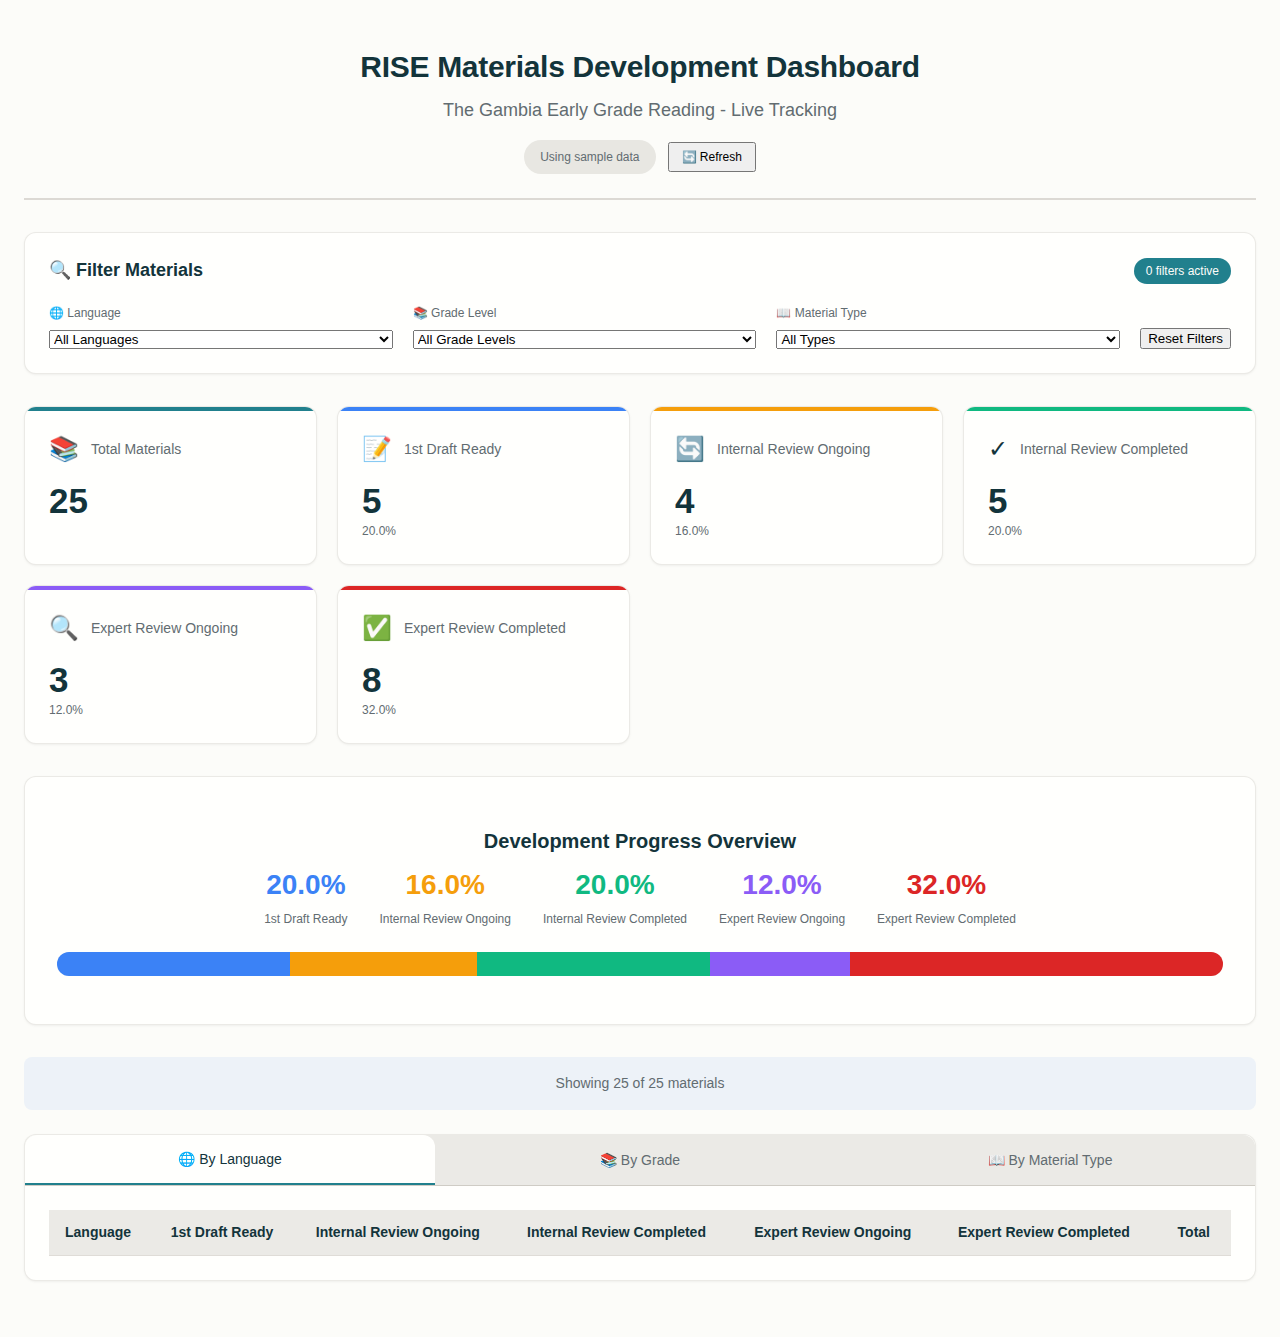
<file: development_dashboard.html>
<!DOCTYPE html>
<html lang="en">
<head>
    <meta charset="UTF-8">
    <meta name="viewport" content="width=device-width, initial-scale=1.0">
    <title>RISE Material Development Tracking Dashboard</title>
    <style>
        :root {
  /* Primitive Color Tokens */
  --color-white: rgba(255, 255, 255, 1);
  --color-black: rgba(0, 0, 0, 1);
  --color-cream-50: rgba(252, 252, 249, 1);
  --color-cream-100: rgba(255, 255, 253, 1);
  --color-gray-200: rgba(245, 245, 245, 1);
  --color-gray-300: rgba(167, 169, 169, 1);
  --color-gray-400: rgba(119, 124, 124, 1);
  --color-slate-500: rgba(98, 108, 113, 1);
  --color-brown-600: rgba(94, 82, 64, 1);
  --color-charcoal-700: rgba(31, 33, 33, 1);
  --color-charcoal-800: rgba(38, 40, 40, 1);
  --color-slate-900: rgba(19, 52, 59, 1);
  --color-teal-300: rgba(50, 184, 198, 1);
  --color-teal-400: rgba(45, 166, 178, 1);
  --color-teal-500: rgba(33, 128, 141, 1);
  --color-teal-600: rgba(29, 116, 128, 1);
  --color-teal-700: rgba(26, 104, 115, 1);
  --color-teal-800: rgba(41, 150, 161, 1);
  --color-red-400: rgba(255, 84, 89, 1);
  --color-red-500: rgba(192, 21, 47, 1);
  --color-orange-400: rgba(230, 129, 97, 1);
  --color-orange-500: rgba(168, 75, 47, 1);

  /* RGB versions for opacity control */
  --color-brown-600-rgb: 94, 82, 64;
  --color-teal-500-rgb: 33, 128, 141;
  --color-slate-900-rgb: 19, 52, 59;
  --color-slate-500-rgb: 98, 108, 113;
  --color-red-500-rgb: 192, 21, 47;
  --color-red-400-rgb: 255, 84, 89;
  --color-orange-500-rgb: 168, 75, 47;
  --color-orange-400-rgb: 230, 129, 97;

  /* Background color tokens (Light Mode) */
  --color-bg-1: rgba(59, 130, 246, 0.08); /* Light blue */
  --color-bg-2: rgba(245, 158, 11, 0.08); /* Light yellow */
  --color-bg-3: rgba(34, 197, 94, 0.08); /* Light green */
  --color-bg-4: rgba(239, 68, 68, 0.08); /* Light red */
  --color-bg-5: rgba(147, 51, 234, 0.08); /* Light purple */
  --color-bg-6: rgba(249, 115, 22, 0.08); /* Light orange */
  --color-bg-7: rgba(236, 72, 153, 0.08); /* Light pink */
  --color-bg-8: rgba(6, 182, 212, 0.08); /* Light cyan */

  /* Semantic Color Tokens (Light Mode) */
  --color-background: var(--color-cream-50);
  --color-surface: var(--color-cream-100);
  --color-text: var(--color-slate-900);
  --color-text-secondary: var(--color-slate-500);
  --color-primary: var(--color-teal-500);
  --color-primary-hover: var(--color-teal-600);
  --color-primary-active: var(--color-teal-700);
  --color-secondary: rgba(var(--color-brown-600-rgb), 0.12);
  --color-secondary-hover: rgba(var(--color-brown-600-rgb), 0.2);
  --color-secondary-active: rgba(var(--color-brown-600-rgb), 0.25);
  --color-border: rgba(var(--color-brown-600-rgb), 0.2);
  --color-btn-primary-text: var(--color-cream-50);
  --color-card-border: rgba(var(--color-brown-600-rgb), 0.12);
  --color-card-border-inner: rgba(var(--color-brown-600-rgb), 0.12);
  --color-error: var(--color-red-500);
  --color-success: var(--color-teal-500);
  --color-warning: var(--color-orange-500);
  --color-info: var(--color-slate-500);
  --color-focus-ring: rgba(var(--color-teal-500-rgb), 0.4);
  --color-select-caret: rgba(var(--color-slate-900-rgb), 0.8);

  /* Common style patterns */
  --focus-ring: 0 0 0 3px var(--color-focus-ring);
  --focus-outline: 2px solid var(--color-primary);
  --status-bg-opacity: 0.15;
  --status-border-opacity: 0.25;
  --select-caret-light: url("data:image/svg+xml,%3Csvg xmlns='http://www.w3.org/2000/svg' width='16' height='16' viewBox='0 0 24 24' fill='none' stroke='%23134252' stroke-width='2' stroke-linecap='round' stroke-linejoin='round'%3E%3Cpolyline points='6 9 12 15 18 9'%3E%3C/polyline%3E%3C/svg%3E");
  --select-caret-dark: url("data:image/svg+xml,%3Csvg xmlns='http://www.w3.org/2000/svg' width='16' height='16' viewBox='0 0 24 24' fill='none' stroke='%23f5f5f5' stroke-width='2' stroke-linecap='round' stroke-linejoin='round'%3E%3Cpolyline points='6 9 12 15 18 9'%3E%3C/polyline%3E%3C/svg%3E");

  /* RGB versions for opacity control */
  --color-success-rgb: 33, 128, 141;
  --color-error-rgb: 192, 21, 47;
  --color-warning-rgb: 168, 75, 47;
  --color-info-rgb: 98, 108, 113;

  /* Typography */
  --font-family-base: "FKGroteskNeue", "Geist", "Inter", -apple-system,
    BlinkMacSystemFont, "Segoe UI", Roboto, sans-serif;
  --font-family-mono: "Berkeley Mono", ui-monospace, SFMono-Regular, Menlo,
    Monaco, Consolas, monospace;
  --font-size-xs: 11px;
  --font-size-sm: 12px;
  --font-size-base: 14px;
  --font-size-md: 14px;
  --font-size-lg: 16px;
  --font-size-xl: 18px;
  --font-size-2xl: 20px;
  --font-size-3xl: 24px;
  --font-size-4xl: 30px;
  --font-weight-normal: 400;
  --font-weight-medium: 500;
  --font-weight-semibold: 550;
  --font-weight-bold: 600;
  --line-height-tight: 1.2;
  --line-height-normal: 1.5;
  --letter-spacing-tight: -0.01em;

  /* Spacing */
  --space-0: 0;
  --space-1: 1px;
  --space-2: 2px;
  --space-4: 4px;
  --space-6: 6px;
  --space-8: 8px;
  --space-10: 10px;
  --space-12: 12px;
  --space-16: 16px;
  --space-20: 20px;
  --space-24: 24px;
  --space-32: 32px;

  /* Border Radius */
  --radius-sm: 6px;
  --radius-base: 8px;
  --radius-md: 10px;
  --radius-lg: 12px;
  --radius-full: 9999px;

  /* Shadows */
  --shadow-xs: 0 1px 2px rgba(0, 0, 0, 0.02);
  --shadow-sm: 0 1px 3px rgba(0, 0, 0, 0.04), 0 1px 2px rgba(0, 0, 0, 0.02);
  --shadow-md: 0 4px 6px -1px rgba(0, 0, 0, 0.04),
    0 2px 4px -1px rgba(0, 0, 0, 0.02);
  --shadow-lg: 0 10px 15px -3px rgba(0, 0, 0, 0.04),
    0 4px 6px -2px rgba(0, 0, 0, 0.02);
  --shadow-inset-sm: inset 0 1px 0 rgba(255, 255, 255, 0.15),
    inset 0 -1px 0 rgba(0, 0, 0, 0.03);

  /* Animation */
  --duration-fast: 150ms;
  --duration-normal: 250ms;
  --ease-standard: cubic-bezier(0.16, 1, 0.3, 1);

  /* Layout */
  --container-sm: 640px;
  --container-md: 768px;
  --container-lg: 1024px;
  --container-xl: 1280px;
}

/* Dark mode colors */
@media (prefers-color-scheme: dark) {
  :root {
    /* RGB versions for opacity control (Dark Mode) */
    --color-gray-400-rgb: 119, 124, 124;
    --color-teal-300-rgb: 50, 184, 198;
    --color-gray-300-rgb: 167, 169, 169;
    --color-gray-200-rgb: 245, 245, 245;

    /* Background color tokens (Dark Mode) */
    --color-bg-1: rgba(29, 78, 216, 0.15); /* Dark blue */
    --color-bg-2: rgba(180, 83, 9, 0.15); /* Dark yellow */
    --color-bg-3: rgba(21, 128, 61, 0.15); /* Dark green */
    --color-bg-4: rgba(185, 28, 28, 0.15); /* Dark red */
    --color-bg-5: rgba(107, 33, 168, 0.15); /* Dark purple */
    --color-bg-6: rgba(194, 65, 12, 0.15); /* Dark orange */
    --color-bg-7: rgba(190, 24, 93, 0.15); /* Dark pink */
    --color-bg-8: rgba(8, 145, 178, 0.15); /* Dark cyan */

    /* Semantic Color Tokens (Dark Mode) */
    --color-background: var(--color-charcoal-700);
    --color-surface: var(--color-charcoal-800);
    --color-text: var(--color-gray-200);
    --color-text-secondary: rgba(var(--color-gray-300-rgb), 0.7);
    --color-primary: var(--color-teal-300);
    --color-primary-hover: var(--color-teal-400);
    --color-primary-active: var(--color-teal-800);
    --color-secondary: rgba(var(--color-gray-400-rgb), 0.15);
    --color-secondary-hover: rgba(var(--color-gray-400-rgb), 0.25);
    --color-secondary-active: rgba(var(--color-gray-400-rgb), 0.3);
    --color-border: rgba(var(--color-gray-400-rgb), 0.3);
    --color-error: var(--color-red-400);
    --color-success: var(--color-teal-300);
    --color-warning: var(--color-orange-400);
    --color-info: var(--color-gray-300);
    --color-focus-ring: rgba(var(--color-teal-300-rgb), 0.4);
    --color-btn-primary-text: var(--color-slate-900);
    --color-card-border: rgba(var(--color-gray-400-rgb), 0.2);
    --color-card-border-inner: rgba(var(--color-gray-400-rgb), 0.15);
    --shadow-inset-sm: inset 0 1px 0 rgba(255, 255, 255, 0.1),
      inset 0 -1px 0 rgba(0, 0, 0, 0.15);
    --button-border-secondary: rgba(var(--color-gray-400-rgb), 0.2);
    --color-border-secondary: rgba(var(--color-gray-400-rgb), 0.2);
    --color-select-caret: rgba(var(--color-gray-200-rgb), 0.8);

    /* Common style patterns - updated for dark mode */
    --focus-ring: 0 0 0 3px var(--color-focus-ring);
    --focus-outline: 2px solid var(--color-primary);
    --status-bg-opacity: 0.15;
    --status-border-opacity: 0.25;
    --select-caret-light: url("data:image/svg+xml,%3Csvg xmlns='http://www.w3.org/2000/svg' width='16' height='16' viewBox='0 0 24 24' fill='none' stroke='%23134252' stroke-width='2' stroke-linecap='round' stroke-linejoin='round'%3E%3Cpolyline points='6 9 12 15 18 9'%3E%3C/polyline%3E%3C/svg%3E");
    --select-caret-dark: url("data:image/svg+xml,%3Csvg xmlns='http://www.w3.org/2000/svg' width='16' height='16' viewBox='0 0 24 24' fill='none' stroke='%23f5f5f5' stroke-width='2' stroke-linecap='round' stroke-linejoin='round'%3E%3Cpolyline points='6 9 12 15 18 9'%3E%3C/polyline%3E%3C/svg%3E");

    /* RGB versions for dark mode */
    --color-success-rgb: var(--color-teal-300-rgb);
    --color-error-rgb: var(--color-red-400-rgb);
    --color-warning-rgb: var(--color-orange-400-rgb);
    --color-info-rgb: var(--color-gray-300-rgb);
  }
}

/* Base styles */
html {
  font-size: var(--font-size-base);
  font-family: var(--font-family-base);
  line-height: var(--line-height-normal);
  color: var(--color-text);
  background-color: var(--color-background);
  -webkit-font-smoothing: antialiased;
  box-sizing: border-box;
}

body {
  margin: 0;
  padding: 0;
  background-color: var(--color-background);
}

*,
*::before,
*::after {
  box-sizing: inherit;
}

@font-face {
  font-family: 'FKGroteskNeue';
  src: url('https://r2cdn.perplexity.ai/fonts/FKGroteskNeue.woff2')
    format('woff2');
}

        /* Dashboard-specific styles */
        .dashboard {
            min-height: 100vh;
            background-color: var(--color-background);
            padding: var(--space-24);
        }

        .container {
            max-width: var(--container-xl);
            margin: 0 auto;
        }

        /* Header Section */
        .header {
            text-align: center;
            margin-bottom: var(--space-32);
            padding-bottom: var(--space-24);
            border-bottom: 2px solid var(--color-border);
        }

        .header h1 {
            font-size: var(--font-size-4xl);
            font-weight: var(--font-weight-bold);
            color: var(--color-text);
            margin-bottom: var(--space-8);
            letter-spacing: var(--letter-spacing-tight);
        }

        .header .subtitle {
            font-size: var(--font-size-xl);
            color: var(--color-text-secondary);
            margin-bottom: var(--space-16);
        }

        .header .date-time {
            font-size: var(--font-size-base);
            color: var(--color-text-secondary);
            background: var(--color-secondary);
            padding: var(--space-8) var(--space-16);
            border-radius: var(--radius-full);
            display: inline-block;
        }

        /* Key Metrics Cards */
        .metrics-grid {
            display: grid;
            grid-template-columns: repeat(auto-fit, minmax(280px, 1fr));
            gap: var(--space-20);
            margin-bottom: var(--space-32);
        }

        .metric-card {
            background: var(--color-surface);
            border: 1px solid var(--color-card-border);
            border-radius: var(--radius-lg);
            padding: var(--space-24);
            box-shadow: var(--shadow-sm);
            transition: all var(--duration-normal) var(--ease-standard);
            position: relative;
            overflow: hidden;
        }

        .metric-card:hover {
            transform: translateY(-2px);
            box-shadow: var(--shadow-md);
        }

        .metric-card::before {
            content: '';
            position: absolute;
            top: 0;
            left: 0;
            right: 0;
            height: 4px;
            background: var(--metric-color, var(--color-primary));
        }

        .metric-card.total::before { --metric-color: var(--color-primary); }
        .metric-card.draft-ready::before { --metric-color: #3b82f6; }
        .metric-card.internal-review-ongoing::before { --metric-color: #f59e0b; }
        .metric-card.internal-review-completed::before { --metric-color: #10b981; }
        .metric-card.expert-review-ongoing::before { --metric-color: #8b5cf6; }
        .metric-card.expert-review-completed::before { --metric-color: #dc2626; }

        .metric-header {
            display: flex;
            align-items: center;
            margin-bottom: var(--space-16);
        }

        .metric-icon {
            font-size: var(--font-size-3xl);
            margin-right: var(--space-12);
        }

        .metric-label {
            font-size: var(--font-size-base);
            color: var(--color-text-secondary);
            font-weight: var(--font-weight-medium);
        }

        .metric-value {
            font-size: 2.5rem;
            font-weight: var(--font-weight-bold);
            color: var(--color-text);
            line-height: 1;
        }

        .metric-percentage {
            font-size: var(--font-size-sm);
            color: var(--color-text-secondary);
            margin-top: var(--space-4);
        }

        /* Progress Section */
        .progress-section {
            background: var(--color-surface);
            border: 1px solid var(--color-card-border);
            border-radius: var(--radius-lg);
            padding: var(--space-32);
            margin-bottom: var(--space-32);
            box-shadow: var(--shadow-sm);
        }

        .progress-header {
            text-align: center;
            margin-bottom: var(--space-24);
        }

        .progress-title {
            font-size: var(--font-size-2xl);
            font-weight: var(--font-weight-semibold);
            color: var(--color-text);
            margin-bottom: var(--space-8);
        }

        .progress-stats {
            display: flex;
            justify-content: center;
            gap: var(--space-32);
            margin-bottom: var(--space-24);
        }

        .progress-stat {
            text-align: center;
        }

        .progress-stat-value {
            font-size: 2rem;
            font-weight: var(--font-weight-bold);
            color: var(--color-text);
        }

        .progress-stat-label {
            font-size: var(--font-size-sm);
            color: var(--color-text-secondary);
            margin-top: var(--space-4);
        }

        .progress-bar-container {
            background: var(--color-secondary);
            border-radius: var(--radius-full);
            height: 24px;
            position: relative;
            overflow: hidden;
            margin-bottom: var(--space-16);
        }

        .progress-bar {
            height: 100%;
            display: flex;
            border-radius: var(--radius-full);
        }

        .progress-segment {
            height: 100%;
            transition: width var(--duration-normal) var(--ease-standard);
        }

        .progress-segment.draft-ready {
            background: #3b82f6;
        }

        .progress-segment.internal-review-ongoing {
            background: #f59e0b;
        }

        .progress-segment.internal-review-completed {
            background: #10b981;
        }

        .progress-segment.expert-review-ongoing {
            background: #8b5cf6;
        }

        .progress-segment.expert-review-completed {
            background: #dc2626;
        }

        /* Status Table */
        .status-section {
            display: grid;
            grid-template-columns: 1fr 1fr;
            gap: var(--space-24);
            margin-bottom: var(--space-32);
        }

        .status-table {
            background: var(--color-surface);
            border: 1px solid var(--color-card-border);
            border-radius: var(--radius-lg);
            padding: var(--space-24);
            box-shadow: var(--shadow-sm);
        }

        .table-title {
            font-size: var(--font-size-xl);
            font-weight: var(--font-weight-semibold);
            color: var(--color-text);
            margin-bottom: var(--space-16);
        }

        .table {
            width: 100%;
            border-collapse: collapse;
        }

        .table th,
        .table td {
            text-align: left;
            padding: var(--space-12);
            border-bottom: 1px solid var(--color-border);
        }

        .table th {
            font-weight: var(--font-weight-semibold);
            color: var(--color-text-secondary);
            font-size: var(--font-size-sm);
        }

        .table td {
            color: var(--color-text);
        }

        .status-indicator {
            display: inline-flex;
            align-items: center;
            gap: var(--space-8);
        }

        .status-dot {
            width: 8px;
            height: 8px;
            border-radius: 50%;
        }

        .status-dot.draft-ready { background: #3b82f6; }
        .status-dot.internal-review-ongoing { background: #f59e0b; }
        .status-dot.internal-review-completed { background: #10b981; }
        .status-dot.expert-review-ongoing { background: #8b5cf6; }
        .status-dot.expert-review-completed { background: #dc2626; }

        /* Additional Details */
        .details-card {
            background: var(--color-surface);
            border: 1px solid var(--color-card-border);
            border-radius: var(--radius-lg);
            padding: var(--space-24);
            box-shadow: var(--shadow-sm);
        }

        .details-title {
            font-size: var(--font-size-xl);
            font-weight: var(--font-weight-semibold);
            color: var(--color-text);
            margin-bottom: var(--space-16);
        }

        .detail-item {
            display: flex;
            justify-content: space-between;
            align-items: center;
            padding: var(--space-12) 0;
            border-bottom: 1px solid var(--color-border);
        }

        .detail-item:last-child {
            border-bottom: none;
        }

        .detail-label {
            color: var(--color-text-secondary);
            font-size: var(--font-size-base);
        }

        .detail-value {
            color: var(--color-text);
            font-weight: var(--font-weight-medium);
            font-size: var(--font-size-base);
        }

        /* Tooltip */
        .tooltip {
            position: relative;
            cursor: help;
        }

        .tooltip-text {
            visibility: hidden;
            background: var(--color-charcoal-800);
            color: var(--color-white);
            text-align: center;
            border-radius: var(--radius-base);
            padding: var(--space-8) var(--space-12);
            position: absolute;
            z-index: 1000;
            bottom: 125%;
            left: 50%;
            margin-left: -80px;
            width: 160px;
            font-size: var(--font-size-sm);
            opacity: 0;
            transition: opacity var(--duration-fast) var(--ease-standard);
        }

        .tooltip-text::after {
            content: "";
            position: absolute;
            top: 100%;
            left: 50%;
            margin-left: -5px;
            border-width: 5px;
            border-style: solid;
            border-color: var(--color-charcoal-800) transparent transparent transparent;
        }

        .tooltip:hover .tooltip-text {
            visibility: visible;
            opacity: 1;
        }

        /* Filter Panel Styles */
        .filter-panel {
            background: var(--color-surface);
            border: 1px solid var(--color-card-border);
            border-radius: var(--radius-lg);
            padding: var(--space-24);
            margin-bottom: var(--space-32);
            box-shadow: var(--shadow-sm);
        }

        .filter-header {
            display: flex;
            justify-content: space-between;
            align-items: center;
            margin-bottom: var(--space-20);
        }

        .filter-title {
            font-size: var(--font-size-xl);
            font-weight: var(--font-weight-semibold);
            color: var(--color-text);
            margin: 0;
        }

        .filter-badge {
            background: var(--color-primary);
            color: var(--color-btn-primary-text);
            padding: var(--space-4) var(--space-12);
            border-radius: var(--radius-full);
            font-size: var(--font-size-sm);
            font-weight: var(--font-weight-medium);
        }

        .filter-controls {
            display: grid;
            grid-template-columns: 1fr 1fr 1fr auto;
            gap: var(--space-20);
            align-items: end;
        }

        .filter-group {
            display: flex;
            flex-direction: column;
        }

        .filter-label {
            font-size: var(--font-size-sm);
            font-weight: var(--font-weight-medium);
            color: var(--color-text-secondary);
            margin-bottom: var(--space-8);
        }

        .filter-select {
            min-width: 160px;
        }

        .reset-btn {
            height: fit-content;
            white-space: nowrap;
        }

        /* Tabs Styles */
        .tabs-container {
            background: var(--color-surface);
            border: 1px solid var(--color-card-border);
            border-radius: var(--radius-lg);
            margin-bottom: var(--space-32);
            box-shadow: var(--shadow-sm);
        }

        .tabs-header {
            display: flex;
            border-bottom: 1px solid var(--color-border);
            background: var(--color-secondary);
            border-radius: var(--radius-lg) var(--radius-lg) 0 0;
        }

        .tab-button {
            flex: 1;
            padding: var(--space-16) var(--space-24);
            background: none;
            border: none;
            font-size: var(--font-size-base);
            font-weight: var(--font-weight-medium);
            color: var(--color-text-secondary);
            cursor: pointer;
            transition: all var(--duration-fast) var(--ease-standard);
            border-radius: var(--radius-lg) var(--radius-lg) 0 0;
        }

        .tab-button.active {
            background: var(--color-surface);
            color: var(--color-text);
            border-bottom: 2px solid var(--color-primary);
        }

        .tab-button:hover {
            background: var(--color-secondary-hover);
        }

        .tab-button.active:hover {
            background: var(--color-surface);
        }

        .tab-content {
            padding: var(--space-24);
        }

        .tab-pane {
            display: none;
        }

        .tab-pane.active {
            display: block;
        }

        .breakdown-table {
            width: 100%;
            border-collapse: collapse;
        }

        .breakdown-table th {
            background: var(--color-secondary);
            padding: var(--space-12) var(--space-16);
            text-align: left;
            font-weight: var(--font-weight-semibold);
            color: var(--color-text);
            border-bottom: 1px solid var(--color-border);
            cursor: pointer;
            user-select: none;
        }

        .breakdown-table th:hover {
            background: var(--color-secondary-hover);
        }

        .breakdown-table td {
            padding: var(--space-12) var(--space-16);
            border-bottom: 1px solid var(--color-border);
            text-align: center;
        }

        .breakdown-table td:first-child {
            text-align: left;
            font-weight: var(--font-weight-medium);
        }

        .status-count {
            display: inline-flex;
            align-items: center;
            justify-content: center;
            min-width: 40px;
            height: 28px;
            border-radius: var(--radius-base);
            font-weight: var(--font-weight-medium);
            font-size: var(--font-size-sm);
        }

        .status-count.draft-ready {
            background: rgba(59, 130, 246, 0.1);
            color: #3b82f6;
            border: 1px solid rgba(59, 130, 246, 0.2);
        }

        .status-count.internal-review-ongoing {
            background: rgba(245, 158, 11, 0.1);
            color: #f59e0b;
            border: 1px solid rgba(245, 158, 11, 0.2);
        }

        .status-count.internal-review-completed {
            background: rgba(16, 185, 129, 0.1);
            color: #10b981;
            border: 1px solid rgba(16, 185, 129, 0.2);
        }

        .status-count.expert-review-ongoing {
            background: rgba(139, 92, 246, 0.1);
            color: #8b5cf6;
            border: 1px solid rgba(139, 92, 246, 0.2);
        }

        .status-count.expert-review-completed {
            background: rgba(220, 38, 38, 0.1);
            color: #dc2626;
            border: 1px solid rgba(220, 38, 38, 0.2);
        }

        .filter-summary {
            background: var(--color-bg-1);
            padding: var(--space-16);
            border-radius: var(--radius-base);
            margin-bottom: var(--space-24);
            text-align: center;
        }

        .filter-summary-text {
            color: var(--color-text-secondary);
            font-size: var(--font-size-base);
        }

        /* Loading Overlay */
        .loading-overlay {
            position: fixed;
            top: 0;
            left: 0;
            right: 0;
            bottom: 0;
            background: var(--color-background);
            display: flex;
            flex-direction: column;
            align-items: center;
            justify-content: center;
            z-index: 9999;
            opacity: 1;
            transition: opacity var(--duration-normal) var(--ease-standard);
        }

        .loading-overlay.hidden {
            opacity: 0;
            pointer-events: none;
        }

        .loading-spinner {
            width: 50px;
            height: 50px;
            border: 4px solid var(--color-secondary);
            border-top-color: var(--color-primary);
            border-radius: 50%;
            animation: spin 1s linear infinite;
        }

        @keyframes spin {
            to { transform: rotate(360deg); }
        }

        .loading-text {
            margin-top: var(--space-20);
            color: var(--color-text-secondary);
            font-size: var(--font-size-lg);
        }

        /* Responsive Design */
        @media (max-width: 768px) {
            .dashboard {
                padding: var(--space-16);
            }

            .metrics-grid {
                grid-template-columns: 1fr;
            }

            .progress-stats {
                display: grid;
                grid-template-columns: 1fr 1fr;
                gap: var(--space-16);
            }

            .header h1 {
                font-size: var(--font-size-3xl);
            }

            .metric-value {
                font-size: 2rem;
            }

            .progress-stat-value {
                font-size: 1.5rem;
            }

            .filter-controls {
                grid-template-columns: 1fr;
                gap: var(--space-16);
            }

            .reset-btn {
                margin-top: var(--space-16);
            }

            .tabs-header {
                flex-direction: column;
            }

            .tab-button {
                border-radius: 0;
                border-bottom: 1px solid var(--color-border);
            }

            .breakdown-table {
                font-size: var(--font-size-sm);
            }

            .breakdown-table th,
            .breakdown-table td {
                padding: var(--space-8) var(--space-12);
            }

            .config-buttons {
                flex-direction: column;
            }

            .config-info {
                flex-direction: column;
                align-items: flex-start;
                gap: var(--space-8);
            }

            .last-updated-info {
                flex-direction: column;
                align-items: flex-start;
                gap: var(--space-4);
            }
        }

        @media (max-width: 640px) {
            .progress-stats {
                flex-direction: column;
                gap: var(--space-12);
            }
        }

        @media (max-width: 480px) {
            .dashboard {
                padding: var(--space-12);
            }

            .metric-card {
                padding: var(--space-16);
            }

            .progress-section {
                padding: var(--space-20);
            }

            .metric-value {
                font-size: 1.75rem;
            }
        }
    </style>
</head>
<body>
    <!-- Loading Overlay -->
    <div class="loading-overlay" id="loadingOverlay">
        <div class="loading-spinner"></div>
        <div class="loading-text">Loading dashboard data...</div>
    </div>

    <div class="dashboard">
        <div class="container">
            <!-- Header Section -->
            <header class="header">
                <h1>RISE Materials Development Dashboard</h1>
                <div class="subtitle">The Gambia Early Grade Reading - Live Tracking</div>
                <div style="margin-top: var(--space-16); display: flex; gap: var(--space-12); justify-content: center; align-items: center; flex-wrap: wrap;">
                    <div class="date-time" id="lastUpdated" style="font-size: var(--font-size-sm);">Last updated: Loading...</div>
                    <button class="btn btn--outline btn--sm" id="refreshNowBtn" style="font-size: var(--font-size-sm); padding: var(--space-6) var(--space-12);">🔄 Refresh</button>
                </div>
            </header>

            <!-- Filter Panel -->
            <section class="filter-panel">
                <div class="filter-header">
                    <h3 class="filter-title">🔍 Filter Materials</h3>
                    <div class="filter-badge" id="filterBadge">0 filters active</div>
                </div>
                <div class="filter-controls">
                    <div class="filter-group">
                        <label class="filter-label">🌐 Language</label>
                        <select class="form-control filter-select" id="languageFilter">
                            <option value="all">All Languages</option>
                            <option value="Fula">Fula</option>
                            <option value="Jola">Jola</option>
                            <option value="Mandinka">Mandinka</option>
                            <option value="Manjaku">Manjaku</option>
                            <option value="Serahule">Serahule</option>
                            <option value="Serer">Serer</option>
                            <option value="Wolof">Wolof</option>
                            <option value="English">English</option>
                        </select>
                    </div>
                    <div class="filter-group">
                        <label class="filter-label">📚 Grade Level</label>
                        <select class="form-control filter-select" id="gradeFilter">
                            <option value="all">All Grade Levels</option>
                            <option value="ECD 2">ECD 2</option>
                            <option value="ECD 3">ECD 3</option>
                            <option value="Grade 1">Grade 1</option>
                            <option value="Grade 2">Grade 2</option>
                            <option value="Grade 3">Grade 3</option>
                        </select>
                    </div>
                    <div class="filter-group">
                        <label class="filter-label">📖 Material Type</label>
                        <select class="form-control filter-select" id="materialTypeFilter">
                            <option value="all">All Types</option>
                            <option value="Teacher Guide">Teacher Guide</option>
                            <option value="Decodable Text">Decodable Text</option>
                            <option value="Leveled Reader">Leveled Reader</option>
                            <option value="Illustrations">Illustrations</option>
                        </select>
                    </div>
                    <button class="btn btn--outline reset-btn" id="resetFilters">Reset Filters</button>
                </div>
            </section>

            <!-- Key Metrics Cards -->
            <section class="metrics-grid">
                <div class="metric-card total tooltip" data-status="total">
                    <div class="metric-header">
                        <span class="metric-icon">📚</span>
                        <span class="metric-label">Total Materials</span>
                    </div>
                    <div class="metric-value" id="totalCount">25</div>
                    <div class="tooltip-text">Total number of materials in development</div>
                </div>

                <div class="metric-card draft-ready tooltip" data-status="1st Draft Ready">
                    <div class="metric-header">
                        <span class="metric-icon">📝</span>
                        <span class="metric-label">1st Draft Ready</span>
                    </div>
                    <div class="metric-value" id="draftReadyCount">5</div>
                    <div class="metric-percentage" id="draftReadyPercentage">20.0%</div>
                    <div class="tooltip-text">Materials that have completed initial drafting</div>
                </div>

                <div class="metric-card internal-review-ongoing tooltip" data-status="Internal Review Ongoing">
                    <div class="metric-header">
                        <span class="metric-icon">🔄</span>
                        <span class="metric-label">Internal Review Ongoing</span>
                    </div>
                    <div class="metric-value" id="internalReviewOngoingCount">4</div>
                    <div class="metric-percentage" id="internalReviewOngoingPercentage">16.0%</div>
                    <div class="tooltip-text">Materials currently under internal review</div>
                </div>

                <div class="metric-card internal-review-completed tooltip" data-status="Internal Review Completed">
                    <div class="metric-header">
                        <span class="metric-icon">✓</span>
                        <span class="metric-label">Internal Review Completed</span>
                    </div>
                    <div class="metric-value" id="internalReviewCompletedCount">5</div>
                    <div class="metric-percentage" id="internalReviewCompletedPercentage">20.0%</div>
                    <div class="tooltip-text">Materials that completed internal review</div>
                </div>

                <div class="metric-card expert-review-ongoing tooltip" data-status="Expert Review Ongoing">
                    <div class="metric-header">
                        <span class="metric-icon">🔍</span>
                        <span class="metric-label">Expert Review Ongoing</span>
                    </div>
                    <div class="metric-value" id="expertReviewOngoingCount">3</div>
                    <div class="metric-percentage" id="expertReviewOngoingPercentage">12.0%</div>
                    <div class="tooltip-text">Materials currently under expert review</div>
                </div>

                <div class="metric-card expert-review-completed tooltip" data-status="Expert Review Completed">
                    <div class="metric-header">
                        <span class="metric-icon">✅</span>
                        <span class="metric-label">Expert Review Completed</span>
                    </div>
                    <div class="metric-value" id="expertReviewCompletedCount">8</div>
                    <div class="metric-percentage" id="expertReviewCompletedPercentage">32.0%</div>
                    <div class="tooltip-text">Materials that completed expert review</div>
                </div>
            </section>

            <!-- Progress Visualization -->
            <section class="progress-section">
                <div class="progress-header">
                    <h2 class="progress-title">Development Progress Overview</h2>
                    <div class="progress-stats">
                        <div class="progress-stat">
                            <div class="progress-stat-value" style="color: #3b82f6;" id="draftReadyProgress">20.0%</div>
                            <div class="progress-stat-label">1st Draft Ready</div>
                        </div>
                        <div class="progress-stat">
                            <div class="progress-stat-value" style="color: #f59e0b;" id="internalReviewOngoingProgress">16.0%</div>
                            <div class="progress-stat-label">Internal Review Ongoing</div>
                        </div>
                        <div class="progress-stat">
                            <div class="progress-stat-value" style="color: #10b981;" id="internalReviewCompletedProgress">20.0%</div>
                            <div class="progress-stat-label">Internal Review Completed</div>
                        </div>
                        <div class="progress-stat">
                            <div class="progress-stat-value" style="color: #8b5cf6;" id="expertReviewOngoingProgress">12.0%</div>
                            <div class="progress-stat-label">Expert Review Ongoing</div>
                        </div>
                        <div class="progress-stat">
                            <div class="progress-stat-value" style="color: #dc2626;" id="expertReviewCompletedProgress">32.0%</div>
                            <div class="progress-stat-label">Expert Review Completed</div>
                        </div>
                    </div>
                </div>
                
                <div class="progress-bar-container tooltip">
                    <div class="progress-bar" id="progressBar">
                        <div class="progress-segment draft-ready" style="width: 20%;"></div>
                        <div class="progress-segment internal-review-ongoing" style="width: 16%;"></div>
                        <div class="progress-segment internal-review-completed" style="width: 20%;"></div>
                        <div class="progress-segment expert-review-ongoing" style="width: 12%;"></div>
                        <div class="progress-segment expert-review-completed" style="width: 32%;"></div>
                    </div>
                    <div class="tooltip-text">Visual representation of materials development progress</div>
                </div>
            </section>

            <!-- Filter Summary -->
            <div class="filter-summary">
                <div class="filter-summary-text" id="filterSummary">Showing 25 of 25 materials</div>
            </div>

            <!-- Detailed Breakdown Tables -->
            <section class="tabs-container">
                <div class="tabs-header">
                    <button class="tab-button active" data-tab="language">🌐 By Language</button>
                    <button class="tab-button" data-tab="grade">📚 By Grade</button>
                    <button class="tab-button" data-tab="material">📖 By Material Type</button>
                </div>
                <div class="tab-content">
                    <div class="tab-pane active" id="language-tab">
                        <table class="breakdown-table">
                            <thead>
                                <tr>
                                    <th>Language</th>
                                    <th>1st Draft Ready</th>
                                    <th>Internal Review Ongoing</th>
                                    <th>Internal Review Completed</th>
                                    <th>Expert Review Ongoing</th>
                                    <th>Expert Review Completed</th>
                                    <th>Total</th>
                                </tr>
                            </thead>
                            <tbody id="languageBreakdown"></tbody>
                        </table>
                    </div>
                    <div class="tab-pane" id="grade-tab">
                        <table class="breakdown-table">
                            <thead>
                                <tr>
                                    <th>Grade Level</th>
                                    <th>1st Draft Ready</th>
                                    <th>Internal Review Ongoing</th>
                                    <th>Internal Review Completed</th>
                                    <th>Expert Review Ongoing</th>
                                    <th>Expert Review Completed</th>
                                    <th>Total</th>
                                </tr>
                            </thead>
                            <tbody id="gradeBreakdown"></tbody>
                        </table>
                    </div>
                    <div class="tab-pane" id="material-tab">
                        <table class="breakdown-table">
                            <thead>
                                <tr>
                                    <th>Material Type</th>
                                    <th>1st Draft Ready</th>
                                    <th>Internal Review Ongoing</th>
                                    <th>Internal Review Completed</th>
                                    <th>Expert Review Ongoing</th>
                                    <th>Expert Review Completed</th>
                                    <th>Total</th>
                                </tr>
                            </thead>
                            <tbody id="materialBreakdown"></tbody>
                        </table>
                    </div>
                </div>
            </section>
        </div>
    </div>

    <script>
        // ========================================
        // PRODUCTION VERSION - HARDCODED DATA SOURCE
        // ========================================
        // Google Sheets CSV URL is permanently set below
        // Configuration UI has been removed for clean user experience
        
        const GOOGLE_SHEET_URL = "https://docs.google.com/spreadsheets/d/e/2PACX-1vT0ikFqhzx61GromLJI2Zj8SxBuMEtGTe6ph0t6EunpDI12APFUYZBZ5EgZYgrIvKyOgEtTJQ142S1Q/pub?output=csv";
        
        // Sample materials data with ALL FIVE statuses (fallback)
        const materialsData = [
            { material_id: "M001", language: "Fula", grade: "ECD 2", material_type: "Decodable Text", status: "1st Draft Ready" },
            { material_id: "M002", language: "Fula", grade: "ECD 3", material_type: "Decodable Text", status: "Internal Review Ongoing" },
            { material_id: "M003", language: "Mandinka", grade: "ECD 2", material_type: "Leveled Reader", status: "Internal Review Completed" },
            { material_id: "M004", language: "Mandinka", grade: "Grade 1", material_type: "Decodable Text", status: "1st Draft Ready" },
            { material_id: "M005", language: "Wolof", grade: "Grade 2", material_type: "Leveled Reader", status: "Expert Review Completed" },
            { material_id: "M006", language: "Wolof", grade: "Grade 3", material_type: "Teacher Guide", status: "Expert Review Ongoing" },
            { material_id: "M007", language: "Jola", grade: "ECD 2", material_type: "Decodable Text", status: "1st Draft Ready" },
            { material_id: "M008", language: "Jola", grade: "Grade 1", material_type: "Leveled Reader", status: "Internal Review Ongoing" },
            { material_id: "M009", language: "English", grade: "Grade 2", material_type: "Teacher Guide", status: "Expert Review Completed" },
            { material_id: "M010", language: "English", grade: "Grade 3", material_type: "Illustrations", status: "1st Draft Ready" },
            { material_id: "M011", language: "Serahule", grade: "ECD 3", material_type: "Leveled Reader", status: "Internal Review Completed" },
            { material_id: "M012", language: "Serahule", grade: "Grade 1", material_type: "Teacher Guide", status: "Expert Review Completed" },
            { material_id: "M013", language: "Manjaku", grade: "Grade 2", material_type: "Illustrations", status: "Expert Review Completed" },
            { material_id: "M014", language: "Manjaku", grade: "Grade 3", material_type: "Leveled Reader", status: "Expert Review Ongoing" },
            { material_id: "M015", language: "Serer", grade: "ECD 2", material_type: "Teacher Guide", status: "Internal Review Completed" },
            { material_id: "M016", language: "Serer", grade: "Grade 1", material_type: "Decodable Text", status: "Expert Review Completed" },
            { material_id: "M017", language: "Fula", grade: "Grade 2", material_type: "Illustrations", status: "Internal Review Ongoing" },
            { material_id: "M018", language: "Mandinka", grade: "Grade 3", material_type: "Teacher Guide", status: "1st Draft Ready" },
            { material_id: "M019", language: "Wolof", grade: "ECD 3", material_type: "Decodable Text", status: "Expert Review Completed" },
            { material_id: "M020", language: "English", grade: "ECD 2", material_type: "Leveled Reader", status: "Internal Review Ongoing" },
            { material_id: "M021", language: "Jola", grade: "Grade 2", material_type: "Teacher Guide", status: "Expert Review Completed" },
            { material_id: "M022", language: "Manjaku", grade: "ECD 3", material_type: "Decodable Text", status: "Internal Review Completed" },
            { material_id: "M023", language: "Serahule", grade: "Grade 2", material_type: "Leveled Reader", status: "Expert Review Ongoing" },
            { material_id: "M024", language: "Fula", grade: "Grade 1", material_type: "Illustrations", status: "1st Draft Ready" },
            { material_id: "M025", language: "Mandinka", grade: "ECD 2", material_type: "Teacher Guide", status: "Expert Review Completed" }
        ];

        // Global variables for filters and data management
        let currentFilters = {
            language: 'all',
            grade: 'all',
            materialType: 'all'
        };

        let filteredData = [...materialsData];
        let highlightedStatus = null;
        let autoRefreshTimer = null;
        const REFRESH_INTERVAL = 5 * 60 * 1000; // 5 minutes in milliseconds
        let lastUpdateTime = null;

        // Initialize dashboard
        document.addEventListener('DOMContentLoaded', async function() {
            initializeEventListeners();
            
            // PRODUCTION: Auto-load data from hardcoded Google Sheets URL on page load
            await loadDataFromGoogleSheets();
            
            // Hide loading overlay after data is loaded
            setTimeout(() => {
                document.getElementById('loadingOverlay').classList.add('hidden');
                initializeAnimations();
            }, 500);
            
            // Set up auto-refresh every 5 minutes (silent in background)
            setInterval(() => {
                loadDataFromGoogleSheets(true); // true = silent refresh
            }, REFRESH_INTERVAL);
        });

        function initializeEventListeners() {
            // Filter change events
            document.getElementById('languageFilter').addEventListener('change', handleFilterChange);
            document.getElementById('gradeFilter').addEventListener('change', handleFilterChange);
            document.getElementById('materialTypeFilter').addEventListener('change', handleFilterChange);
            document.getElementById('resetFilters').addEventListener('click', resetFilters);

            // Tab switching
            document.querySelectorAll('.tab-button').forEach(button => {
                button.addEventListener('click', (e) => switchTab(e.target.dataset.tab));
            });

            // Metric card clicks for highlighting
            document.querySelectorAll('.metric-card[data-status]').forEach(card => {
                card.addEventListener('click', (e) => {
                    const status = e.currentTarget.dataset.status;
                    toggleStatusHighlight(status);
                });
            });

            // Manual refresh button
            document.getElementById('refreshNowBtn').addEventListener('click', () => {
                loadDataFromGoogleSheets();
            });
        }

        function handleFilterChange() {
            currentFilters.language = document.getElementById('languageFilter').value;
            currentFilters.grade = document.getElementById('gradeFilter').value;
            currentFilters.materialType = document.getElementById('materialTypeFilter').value;
            
            applyFilters();
            updateDashboard();
            updateFilterBadge();
        }

        function applyFilters() {
            filteredData = materialsData.filter(material => {
                const languageMatch = currentFilters.language === 'all' || material.language === currentFilters.language;
                const gradeMatch = currentFilters.grade === 'all' || material.grade === currentFilters.grade;
                const materialTypeMatch = currentFilters.materialType === 'all' || material.material_type === currentFilters.materialType;
                
                return languageMatch && gradeMatch && materialTypeMatch;
            });
        }

        function resetFilters() {
            document.getElementById('languageFilter').value = 'all';
            document.getElementById('gradeFilter').value = 'all';
            document.getElementById('materialTypeFilter').value = 'all';
            
            currentFilters = { language: 'all', grade: 'all', materialType: 'all' };
            filteredData = [...materialsData];
            highlightedStatus = null;
            
            // Remove highlight from metric cards
            document.querySelectorAll('.metric-card').forEach(card => {
                card.classList.remove('highlighted');
            });
            
            updateDashboard();
            updateFilterBadge();
        }

        function updateFilterBadge() {
            const activeFilters = Object.values(currentFilters).filter(value => value !== 'all').length;
            const badge = document.getElementById('filterBadge');
            badge.textContent = activeFilters === 0 ? '0 filters active' : `${activeFilters} filter${activeFilters > 1 ? 's' : ''} active`;
        }

        function toggleStatusHighlight(status) {
            const cards = document.querySelectorAll('.metric-card');
            
            if (highlightedStatus === status) {
                // Remove highlight
                highlightedStatus = null;
                cards.forEach(card => card.classList.remove('highlighted'));
            } else {
                // Add highlight
                highlightedStatus = status;
                cards.forEach(card => {
                    card.classList.remove('highlighted');
                    if (card.dataset.status === status) {
                        card.classList.add('highlighted');
                    }
                });
            }
        }

        function updateDashboard() {
            const displayData = highlightedStatus ? 
                filteredData.filter(material => material.status === highlightedStatus) : 
                filteredData;
                
            updateMetrics(displayData);
            updateProgressVisualization(displayData);
            updateBreakdownTables(displayData);
            updateFilterSummary();
        }

        function updateMetrics(data) {
            const total = data.length;
            const draftReady = data.filter(m => m.status === '1st Draft Ready').length;
            const internalReviewOngoing = data.filter(m => m.status === 'Internal Review Ongoing').length;
            const internalReviewCompleted = data.filter(m => m.status === 'Internal Review Completed').length;
            const expertReviewOngoing = data.filter(m => m.status === 'Expert Review Ongoing').length;
            const expertReviewCompleted = data.filter(m => m.status === 'Expert Review Completed').length;

            document.getElementById('totalCount').textContent = total;
            document.getElementById('draftReadyCount').textContent = draftReady;
            document.getElementById('internalReviewOngoingCount').textContent = internalReviewOngoing;
            document.getElementById('internalReviewCompletedCount').textContent = internalReviewCompleted;
            document.getElementById('expertReviewOngoingCount').textContent = expertReviewOngoing;
            document.getElementById('expertReviewCompletedCount').textContent = expertReviewCompleted;

            // Update percentages
            const draftReadyPercent = total > 0 ? ((draftReady / total) * 100).toFixed(1) : '0.0';
            const internalReviewOngoingPercent = total > 0 ? ((internalReviewOngoing / total) * 100).toFixed(1) : '0.0';
            const internalReviewCompletedPercent = total > 0 ? ((internalReviewCompleted / total) * 100).toFixed(1) : '0.0';
            const expertReviewOngoingPercent = total > 0 ? ((expertReviewOngoing / total) * 100).toFixed(1) : '0.0';
            const expertReviewCompletedPercent = total > 0 ? ((expertReviewCompleted / total) * 100).toFixed(1) : '0.0';

            document.getElementById('draftReadyPercentage').textContent = draftReadyPercent + '%';
            document.getElementById('internalReviewOngoingPercentage').textContent = internalReviewOngoingPercent + '%';
            document.getElementById('internalReviewCompletedPercentage').textContent = internalReviewCompletedPercent + '%';
            document.getElementById('expertReviewOngoingPercentage').textContent = expertReviewOngoingPercent + '%';
            document.getElementById('expertReviewCompletedPercentage').textContent = expertReviewCompletedPercent + '%';

            // Update progress stats
            document.getElementById('draftReadyProgress').textContent = draftReadyPercent + '%';
            document.getElementById('internalReviewOngoingProgress').textContent = internalReviewOngoingPercent + '%';
            document.getElementById('internalReviewCompletedProgress').textContent = internalReviewCompletedPercent + '%';
            document.getElementById('expertReviewOngoingProgress').textContent = expertReviewOngoingPercent + '%';
            document.getElementById('expertReviewCompletedProgress').textContent = expertReviewCompletedPercent + '%';
        }

        function updateProgressVisualization(data) {
            const total = data.length;
            if (total === 0) {
                document.querySelectorAll('.progress-segment').forEach(segment => {
                    segment.style.width = '0%';
                });
                return;
            }

            const draftReady = data.filter(m => m.status === '1st Draft Ready').length;
            const internalReviewOngoing = data.filter(m => m.status === 'Internal Review Ongoing').length;
            const internalReviewCompleted = data.filter(m => m.status === 'Internal Review Completed').length;
            const expertReviewOngoing = data.filter(m => m.status === 'Expert Review Ongoing').length;
            const expertReviewCompleted = data.filter(m => m.status === 'Expert Review Completed').length;

            const draftReadyPercent = (draftReady / total) * 100;
            const internalReviewOngoingPercent = (internalReviewOngoing / total) * 100;
            const internalReviewCompletedPercent = (internalReviewCompleted / total) * 100;
            const expertReviewOngoingPercent = (expertReviewOngoing / total) * 100;
            const expertReviewCompletedPercent = (expertReviewCompleted / total) * 100;

            document.querySelector('.progress-segment.draft-ready').style.width = draftReadyPercent + '%';
            document.querySelector('.progress-segment.internal-review-ongoing').style.width = internalReviewOngoingPercent + '%';
            document.querySelector('.progress-segment.internal-review-completed').style.width = internalReviewCompletedPercent + '%';
            document.querySelector('.progress-segment.expert-review-ongoing').style.width = expertReviewOngoingPercent + '%';
            document.querySelector('.progress-segment.expert-review-completed').style.width = expertReviewCompletedPercent + '%';
        }

        function updateBreakdownTables(data) {
            updateLanguageBreakdown(data);
            updateGradeBreakdown(data);
            updateMaterialBreakdown(data);
        }

        function updateLanguageBreakdown(data) {
            const languages = ['Fula', 'Jola', 'Mandinka', 'Manjaku', 'Serahule', 'Serer', 'Wolof', 'English'];
            const tbody = document.getElementById('languageBreakdown');
            tbody.innerHTML = '';

            languages.forEach(language => {
                const languageData = data.filter(m => m.language === language);
                if (languageData.length > 0) {
                    const row = createBreakdownRow(
                        language, 
                        languageData.filter(m => m.status === '1st Draft Ready').length,
                        languageData.filter(m => m.status === 'Internal Review Ongoing').length,
                        languageData.filter(m => m.status === 'Internal Review Completed').length,
                        languageData.filter(m => m.status === 'Expert Review Ongoing').length,
                        languageData.filter(m => m.status === 'Expert Review Completed').length,
                        languageData.length
                    );
                    tbody.appendChild(row);
                }
            });
        }

        function updateGradeBreakdown(data) {
            const grades = ['ECD 2', 'ECD 3', 'Grade 1', 'Grade 2', 'Grade 3'];
            const tbody = document.getElementById('gradeBreakdown');
            tbody.innerHTML = '';

            grades.forEach(grade => {
                const gradeData = data.filter(m => m.grade === grade);
                if (gradeData.length > 0) {
                    const row = createBreakdownRow(
                        grade,
                        gradeData.filter(m => m.status === '1st Draft Ready').length,
                        gradeData.filter(m => m.status === 'Internal Review Ongoing').length,
                        gradeData.filter(m => m.status === 'Internal Review Completed').length,
                        gradeData.filter(m => m.status === 'Expert Review Ongoing').length,
                        gradeData.filter(m => m.status === 'Expert Review Completed').length,
                        gradeData.length
                    );
                    tbody.appendChild(row);
                }
            });
        }

        function updateMaterialBreakdown(data) {
            const materialTypes = ['Teacher Guide', 'Decodable Text', 'Leveled Reader', 'Illustrations'];
            const tbody = document.getElementById('materialBreakdown');
            tbody.innerHTML = '';

            materialTypes.forEach(materialType => {
                const materialData = data.filter(m => m.material_type === materialType);
                if (materialData.length > 0) {
                    const row = createBreakdownRow(
                        materialType,
                        materialData.filter(m => m.status === '1st Draft Ready').length,
                        materialData.filter(m => m.status === 'Internal Review Ongoing').length,
                        materialData.filter(m => m.status === 'Internal Review Completed').length,
                        materialData.filter(m => m.status === 'Expert Review Ongoing').length,
                        materialData.filter(m => m.status === 'Expert Review Completed').length,
                        materialData.length
                    );
                    tbody.appendChild(row);
                }
            });
        }

        function createBreakdownRow(category, draftReady, internalReviewOngoing, internalReviewCompleted, expertReviewOngoing, expertReviewCompleted, total) {
            const row = document.createElement('tr');
            row.innerHTML = `
                <td><strong>${category}</strong></td>
                <td><span class="status-count draft-ready">${draftReady}</span></td>
                <td><span class="status-count internal-review-ongoing">${internalReviewOngoing}</span></td>
                <td><span class="status-count internal-review-completed">${internalReviewCompleted}</span></td>
                <td><span class="status-count expert-review-ongoing">${expertReviewOngoing}</span></td>
                <td><span class="status-count expert-review-completed">${expertReviewCompleted}</span></td>
                <td><strong>${total}</strong></td>
            `;
            return row;
        }

        function updateFilterSummary() {
            const total = materialsData.length;
            const filtered = filteredData.length;
            const summaryText = filtered === total ? 
                `Showing all ${total} materials` : 
                `Showing ${filtered} of ${total} materials`;
            document.getElementById('filterSummary').textContent = summaryText;
        }

        function switchTab(tabName) {
            // Update tab buttons
            document.querySelectorAll('.tab-button').forEach(button => {
                button.classList.remove('active');
            });
            document.querySelector(`[data-tab="${tabName}"]`).classList.add('active');

            // Update tab panes
            document.querySelectorAll('.tab-pane').forEach(pane => {
                pane.classList.remove('active');
            });
            document.getElementById(`${tabName}-tab`).classList.add('active');
        }



        function initializeAnimations() {
            const metricCards = document.querySelectorAll('.metric-card');
            
            metricCards.forEach((card, index) => {
                setTimeout(() => {
                    card.style.opacity = '0';
                    card.style.transform = 'translateY(20px)';
                    card.style.transition = 'opacity 0.6s ease, transform 0.6s ease';
                    
                    setTimeout(() => {
                        card.style.opacity = '1';
                        card.style.transform = 'translateY(0)';
                    }, 100);
                }, index * 150);
            });

            // Animate progress bar
            setTimeout(() => {
                const progressSegments = document.querySelectorAll('.progress-segment');
                progressSegments.forEach(segment => {
                    segment.style.transition = 'width 1.5s ease-in-out';
                });
            }, 800);
        }

        // CSS for highlighted metric cards
        const style = document.createElement('style');
        style.textContent = `
            .metric-card.highlighted {
                transform: translateY(-4px) scale(1.03) !important;
                box-shadow: 0 8px 25px rgba(0, 0, 0, 0.1), 0 0 0 3px var(--color-primary) !important;
                z-index: 10;
            }
        `;
        document.head.appendChild(style);

        // ========================================
        // LIVE GOOGLE SHEETS INTEGRATION
        // ========================================
        
        async function loadDataFromGoogleSheets(silent = false) {
            try {
                if (!silent) {
                    document.getElementById('lastUpdated').textContent = 'Loading data...';
                }
                
                const data = await fetchGoogleSheetCSV(GOOGLE_SHEET_URL);
                
                if (data && data.length > 0) {
                    // Update global data
                    materialsData.length = 0;
                    materialsData.push(...data);
                    filteredData = [...materialsData];
                    
                    // Record update time
                    lastUpdateTime = new Date();
                    
                    // Update UI
                    updateDashboard();
                    updateLastUpdatedDisplay();
                    
                    console.log(`✅ Data loaded successfully: ${data.length} materials`);
                } else {
                    throw new Error('No valid data found in the sheet');
                }
            } catch (error) {
                console.error('❌ Error loading data from Google Sheets:', error);
                
                // Fall back to sample data if connection fails
                if (materialsData.length === 0) {
                    resetToSampleData();
                    lastUpdateTime = new Date();
                    updateDashboard();
                }
                
                if (!silent) {
                    document.getElementById('lastUpdated').textContent = 'Using sample data';
                }
            }
        }
        
        function resetToSampleData() {
            materialsData.length = 0;
            materialsData.push(
                { material_id: "M001", language: "Fula", grade: "ECD 2", material_type: "Decodable Text", status: "1st Draft Ready" },
                { material_id: "M002", language: "Fula", grade: "ECD 3", material_type: "Decodable Text", status: "Internal Review Ongoing" },
                { material_id: "M003", language: "Mandinka", grade: "ECD 2", material_type: "Leveled Reader", status: "Internal Review Completed" },
                { material_id: "M004", language: "Mandinka", grade: "Grade 1", material_type: "Decodable Text", status: "1st Draft Ready" },
                { material_id: "M005", language: "Wolof", grade: "Grade 2", material_type: "Leveled Reader", status: "Expert Review Completed" },
                { material_id: "M006", language: "Wolof", grade: "Grade 3", material_type: "Teacher Guide", status: "Expert Review Ongoing" },
                { material_id: "M007", language: "Jola", grade: "ECD 2", material_type: "Decodable Text", status: "1st Draft Ready" },
                { material_id: "M008", language: "Jola", grade: "Grade 1", material_type: "Leveled Reader", status: "Internal Review Ongoing" },
                { material_id: "M009", language: "English", grade: "Grade 2", material_type: "Teacher Guide", status: "Expert Review Completed" },
                { material_id: "M010", language: "English", grade: "Grade 3", material_type: "Illustrations", status: "1st Draft Ready" },
                { material_id: "M011", language: "Serahule", grade: "ECD 3", material_type: "Leveled Reader", status: "Internal Review Completed" },
                { material_id: "M012", language: "Serahule", grade: "Grade 1", material_type: "Teacher Guide", status: "Expert Review Completed" },
                { material_id: "M013", language: "Manjaku", grade: "Grade 2", material_type: "Illustrations", status: "Expert Review Completed" },
                { material_id: "M014", language: "Manjaku", grade: "Grade 3", material_type: "Leveled Reader", status: "Expert Review Ongoing" },
                { material_id: "M015", language: "Serer", grade: "ECD 2", material_type: "Teacher Guide", status: "Internal Review Completed" },
                { material_id: "M016", language: "Serer", grade: "Grade 1", material_type: "Decodable Text", status: "Expert Review Completed" },
                { material_id: "M017", language: "Fula", grade: "Grade 2", material_type: "Illustrations", status: "Internal Review Ongoing" },
                { material_id: "M018", language: "Mandinka", grade: "Grade 3", material_type: "Teacher Guide", status: "1st Draft Ready" },
                { material_id: "M019", language: "Wolof", grade: "ECD 3", material_type: "Decodable Text", status: "Expert Review Completed" },
                { material_id: "M020", language: "English", grade: "ECD 2", material_type: "Leveled Reader", status: "Internal Review Ongoing" },
                { material_id: "M021", language: "Jola", grade: "Grade 2", material_type: "Teacher Guide", status: "Expert Review Completed" },
                { material_id: "M022", language: "Manjaku", grade: "ECD 3", material_type: "Decodable Text", status: "Internal Review Completed" },
                { material_id: "M023", language: "Serahule", grade: "Grade 2", material_type: "Leveled Reader", status: "Expert Review Ongoing" },
                { material_id: "M024", language: "Fula", grade: "Grade 1", material_type: "Illustrations", status: "1st Draft Ready" },
                { material_id: "M025", language: "Mandinka", grade: "ECD 2", material_type: "Teacher Guide", status: "Expert Review Completed" }
            );
            filteredData = [...materialsData];
        }
        
        function updateLastUpdatedDisplay() {
            if (!lastUpdateTime) {
                document.getElementById('lastUpdated').textContent = 'Last updated: Loading...';
                return;
            }
            
            const now = new Date();
            const seconds = Math.floor((now - lastUpdateTime) / 1000);
            
            let updateText;
            if (seconds < 10) {
                updateText = 'Last updated: just now';
            } else if (seconds < 60) {
                updateText = `Last updated: ${seconds} seconds ago`;
            } else {
                const minutes = Math.floor(seconds / 60);
                updateText = `Last updated: ${minutes} minute${minutes > 1 ? 's' : ''} ago`;
            }
            
            document.getElementById('lastUpdated').textContent = updateText;
        }

        // CSV PARSING AND DATA FETCHING



        async function fetchGoogleSheetCSV(url) {
            const response = await fetch(url);
            
            if (!response.ok) {
                throw new Error(`HTTP ${response.status}: ${response.statusText}`);
            }
            
            const csvText = await response.text();
            return parseCSV(csvText);
        }

        function parseCSV(csvText) {
            const lines = csvText.trim().split('\n');
            
            if (lines.length < 2) {
                throw new Error('CSV must have at least a header row and one data row');
            }
            
            // Parse header
            const headers = parseCSVRow(lines[0]);
            
            // Validate required columns
            const requiredColumns = ['Material_ID', 'Material Type', 'Language', 'Grade Level', 'Status'];
            const missingColumns = requiredColumns.filter(col => !headers.includes(col));
            
            if (missingColumns.length > 0) {
                throw new Error(`Missing required columns: ${missingColumns.join(', ')}`);
            }
            
            // Parse data rows
            const materials = [];
            for (let i = 1; i < lines.length; i++) {
                const row = parseCSVRow(lines[i]);
                
                if (row.length >= requiredColumns.length && row[0]) { // Skip empty rows
                    const material = {
                        material_id: row[headers.indexOf('Material_ID')] || '',
                        language: row[headers.indexOf('Language')] || '',
                        grade: row[headers.indexOf('Grade Level')] || '',
                        material_type: row[headers.indexOf('Material Type')] || '',
                        status: row[headers.indexOf('Status')] || ''
                    };
                    
                    // Validate data
                    const validStatuses = ['1st Draft Ready', 'Internal Review Ongoing', 'Internal Review Completed', 'Expert Review Ongoing', 'Expert Review Completed'];
                    const validMaterialTypes = ['Teacher Guide', 'Decodable Text', 'Leveled Reader', 'Illustrations'];
                    const validGrades = ['ECD 2', 'ECD 3', 'Grade 1', 'Grade 2', 'Grade 3'];
                    const validLanguages = ['Fula', 'Jola', 'Mandinka', 'Manjaku', 'Serahule', 'Serer', 'Wolof', 'English'];
                    
                    if (validStatuses.includes(material.status) && 
                        validMaterialTypes.includes(material.material_type) &&
                        validGrades.includes(material.grade) &&
                        validLanguages.includes(material.language)) {
                        materials.push(material);
                    }
                }
            }
            
            if (materials.length === 0) {
                throw new Error('No valid materials found in the sheet');
            }
            
            return materials;
        }

        function parseCSVRow(row) {
            const result = [];
            let current = '';
            let inQuotes = false;
            
            for (let i = 0; i < row.length; i++) {
                const char = row[i];
                
                if (char === '"') {
                    inQuotes = !inQuotes;
                } else if (char === ',' && !inQuotes) {
                    result.push(current.trim());
                    current = '';
                } else {
                    current += char;
                }
            }
            
            result.push(current.trim());
            return result;
        }


    </script>
</body>
</html>
</file>
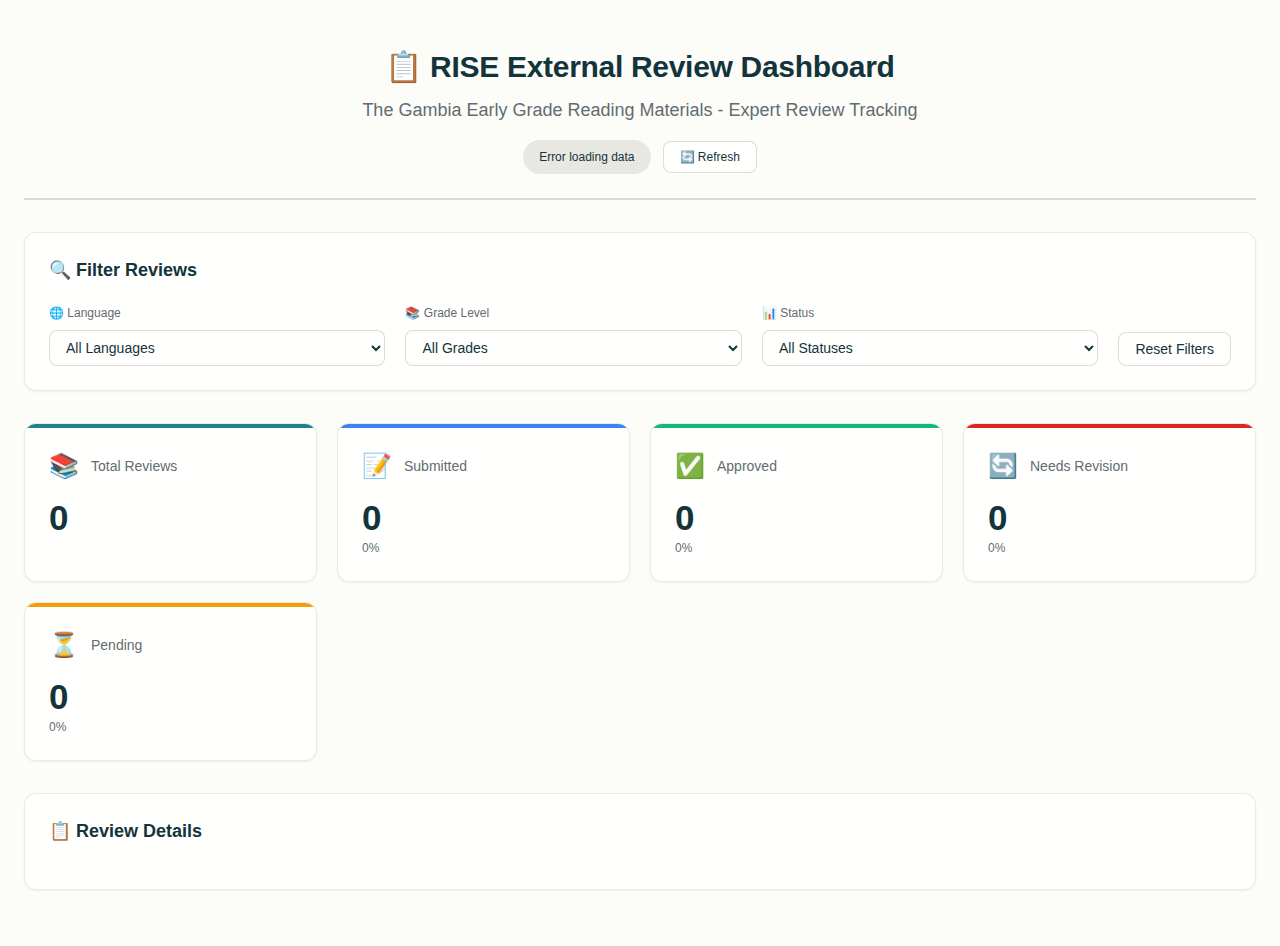
<file: review_dashboard.html>
<!DOCTYPE html>
<html lang="en">
<head>
    <meta charset="UTF-8">
    <meta name="viewport" content="width=device-width, initial-scale=1.0">
    <title>RISE External Review Tracking Dashboard</title>
    <style>
        :root {
  /* Primitive Color Tokens */
  --color-white: rgba(255, 255, 255, 1);
  --color-black: rgba(0, 0, 0, 1);
  --color-cream-50: rgba(252, 252, 249, 1);
  --color-cream-100: rgba(255, 255, 253, 1);
  --color-gray-200: rgba(245, 245, 245, 1);
  --color-gray-300: rgba(167, 169, 169, 1);
  --color-gray-400: rgba(119, 124, 124, 1);
  --color-slate-500: rgba(98, 108, 113, 1);
  --color-brown-600: rgba(94, 82, 64, 1);
  --color-charcoal-700: rgba(31, 33, 33, 1);
  --color-charcoal-800: rgba(38, 40, 40, 1);
  --color-slate-900: rgba(19, 52, 59, 1);
  --color-teal-300: rgba(50, 184, 198, 1);
  --color-teal-400: rgba(45, 166, 178, 1);
  --color-teal-500: rgba(33, 128, 141, 1);
  --color-teal-600: rgba(29, 116, 128, 1);
  --color-teal-700: rgba(26, 104, 115, 1);
  --color-teal-800: rgba(41, 150, 161, 1);
  --color-red-400: rgba(255, 84, 89, 1);
  --color-red-500: rgba(192, 21, 47, 1);
  --color-orange-400: rgba(230, 129, 97, 1);
  --color-orange-500: rgba(168, 75, 47, 1);
  --color-green-500: rgba(16, 185, 129, 1);
  --color-blue-500: rgba(59, 130, 246, 1);

  /* RGB versions for opacity control */
  --color-brown-600-rgb: 94, 82, 64;
  --color-teal-500-rgb: 33, 128, 141;
  --color-slate-900-rgb: 19, 52, 59;
  --color-slate-500-rgb: 98, 108, 113;
  --color-red-500-rgb: 192, 21, 47;
  --color-red-400-rgb: 255, 84, 89;
  --color-orange-500-rgb: 168, 75, 47;
  --color-orange-400-rgb: 230, 129, 97;

  /* Background color tokens (Light Mode) */
  --color-bg-1: rgba(59, 130, 246, 0.08);
  --color-bg-2: rgba(245, 158, 11, 0.08);
  --color-bg-3: rgba(34, 197, 94, 0.08);
  --color-bg-4: rgba(239, 68, 68, 0.08);

  /* Semantic Color Tokens (Light Mode) */
  --color-background: var(--color-cream-50);
  --color-surface: var(--color-cream-100);
  --color-text: var(--color-slate-900);
  --color-text-secondary: var(--color-slate-500);
  --color-primary: var(--color-teal-500);
  --color-primary-hover: var(--color-teal-600);
  --color-primary-active: var(--color-teal-700);
  --color-secondary: rgba(var(--color-brown-600-rgb), 0.12);
  --color-secondary-hover: rgba(var(--color-brown-600-rgb), 0.2);
  --color-secondary-active: rgba(var(--color-brown-600-rgb), 0.25);
  --color-border: rgba(var(--color-brown-600-rgb), 0.2);
  --color-btn-primary-text: var(--color-cream-50);
  --color-card-border: rgba(var(--color-brown-600-rgb), 0.12);
  --color-error: var(--color-red-500);
  --color-success: var(--color-green-500);
  --color-warning: var(--color-orange-500);
  --color-info: var(--color-slate-500);
  --color-focus-ring: rgba(var(--color-teal-500-rgb), 0.4);

  /* Typography */
  --font-family-base: "FKGroteskNeue", "Geist", "Inter", -apple-system, BlinkMacSystemFont, "Segoe UI", Roboto, sans-serif;
  --font-size-xs: 11px;
  --font-size-sm: 12px;
  --font-size-base: 14px;
  --font-size-md: 14px;
  --font-size-lg: 16px;
  --font-size-xl: 18px;
  --font-size-2xl: 20px;
  --font-size-3xl: 24px;
  --font-size-4xl: 30px;
  --font-weight-normal: 400;
  --font-weight-medium: 500;
  --font-weight-semibold: 550;
  --font-weight-bold: 600;
  --line-height-tight: 1.2;
  --line-height-normal: 1.5;
  --letter-spacing-tight: -0.01em;

  /* Spacing */
  --space-0: 0;
  --space-4: 4px;
  --space-8: 8px;
  --space-12: 12px;
  --space-16: 16px;
  --space-20: 20px;
  --space-24: 24px;
  --space-32: 32px;

  /* Border Radius */
  --radius-sm: 6px;
  --radius-base: 8px;
  --radius-md: 10px;
  --radius-lg: 12px;
  --radius-full: 9999px;

  /* Shadows */
  --shadow-xs: 0 1px 2px rgba(0, 0, 0, 0.02);
  --shadow-sm: 0 1px 3px rgba(0, 0, 0, 0.04), 0 1px 2px rgba(0, 0, 0, 0.02);
  --shadow-md: 0 4px 6px -1px rgba(0, 0, 0, 0.04), 0 2px 4px -1px rgba(0, 0, 0, 0.02);

  /* Animation */
  --duration-fast: 150ms;
  --duration-normal: 250ms;
  --ease-standard: cubic-bezier(0.16, 1, 0.3, 1);

  /* Layout */
  --container-xl: 1280px;
}

@media (prefers-color-scheme: dark) {
  :root {
    --color-gray-400-rgb: 119, 124, 124;
    --color-teal-300-rgb: 50, 184, 198;
    --color-gray-300-rgb: 167, 169, 169;
    --color-gray-200-rgb: 245, 245, 245;

    --color-bg-1: rgba(29, 78, 216, 0.15);
    --color-bg-2: rgba(180, 83, 9, 0.15);
    --color-bg-3: rgba(21, 128, 61, 0.15);
    --color-bg-4: rgba(185, 28, 28, 0.15);

    --color-background: var(--color-charcoal-700);
    --color-surface: var(--color-charcoal-800);
    --color-text: var(--color-gray-200);
    --color-text-secondary: rgba(var(--color-gray-300-rgb), 0.7);
    --color-primary: var(--color-teal-300);
    --color-primary-hover: var(--color-teal-400);
    --color-primary-active: var(--color-teal-800);
    --color-secondary: rgba(var(--color-gray-400-rgb), 0.15);
    --color-secondary-hover: rgba(var(--color-gray-400-rgb), 0.25);
    --color-border: rgba(var(--color-gray-400-rgb), 0.3);
    --color-error: var(--color-red-400);
    --color-success: var(--color-teal-300);
    --color-warning: var(--color-orange-400);
    --color-btn-primary-text: var(--color-slate-900);
    --color-card-border: rgba(var(--color-gray-400-rgb), 0.2);
  }
}

html {
  font-size: var(--font-size-base);
  font-family: var(--font-family-base);
  line-height: var(--line-height-normal);
  color: var(--color-text);
  background-color: var(--color-background);
  -webkit-font-smoothing: antialiased;
  box-sizing: border-box;
}

body {
  margin: 0;
  padding: 0;
  background-color: var(--color-background);
}

*, *::before, *::after {
  box-sizing: inherit;
}

@font-face {
  font-family: 'FKGroteskNeue';
  src: url('https://r2cdn.perplexity.ai/fonts/FKGroteskNeue.woff2') format('woff2');
}

.dashboard {
  min-height: 100vh;
  background-color: var(--color-background);
  padding: var(--space-24);
}

.container {
  max-width: var(--container-xl);
  margin: 0 auto;
}

.header {
  text-align: center;
  margin-bottom: var(--space-32);
  padding-bottom: var(--space-24);
  border-bottom: 2px solid var(--color-border);
}

.header h1 {
  font-size: var(--font-size-4xl);
  font-weight: var(--font-weight-bold);
  color: var(--color-text);
  margin-bottom: var(--space-8);
  letter-spacing: var(--letter-spacing-tight);
}

.header .subtitle {
  font-size: var(--font-size-xl);
  color: var(--color-text-secondary);
  margin-bottom: var(--space-16);
}

.btn {
  padding: var(--space-8) var(--space-16);
  border-radius: var(--radius-base);
  font-size: var(--font-size-base);
  font-weight: var(--font-weight-medium);
  cursor: pointer;
  border: 1px solid var(--color-border);
  background: var(--color-surface);
  color: var(--color-text);
  transition: all var(--duration-fast) var(--ease-standard);
}

.btn:hover {
  background: var(--color-secondary-hover);
}

.btn--primary {
  background: var(--color-primary);
  color: var(--color-btn-primary-text);
  border-color: var(--color-primary);
}

.btn--primary:hover {
  background: var(--color-primary-hover);
}

.metrics-grid {
  display: grid;
  grid-template-columns: repeat(auto-fit, minmax(280px, 1fr));
  gap: var(--space-20);
  margin-bottom: var(--space-32);
}

.metric-card {
  background: var(--color-surface);
  border: 1px solid var(--color-card-border);
  border-radius: var(--radius-lg);
  padding: var(--space-24);
  box-shadow: var(--shadow-sm);
  transition: all var(--duration-normal) var(--ease-standard);
  position: relative;
  overflow: hidden;
}

.metric-card:hover {
  transform: translateY(-2px);
  box-shadow: var(--shadow-md);
}

.metric-card::before {
  content: '';
  position: absolute;
  top: 0;
  left: 0;
  right: 0;
  height: 4px;
  background: var(--metric-color, var(--color-primary));
}

.metric-card.total::before { --metric-color: var(--color-primary); }
.metric-card.submitted::before { --metric-color: #3b82f6; }
.metric-card.pending::before { --metric-color: #f59e0b; }
.metric-card.approved::before { --metric-color: #10b981; }
.metric-card.needs-revision::before { --metric-color: #dc2626; }

.metric-header {
  display: flex;
  align-items: center;
  margin-bottom: var(--space-16);
}

.metric-icon {
  font-size: var(--font-size-3xl);
  margin-right: var(--space-12);
}

.metric-label {
  font-size: var(--font-size-base);
  color: var(--color-text-secondary);
  font-weight: var(--font-weight-medium);
}

.metric-value {
  font-size: 2.5rem;
  font-weight: var(--font-weight-bold);
  color: var(--color-text);
  line-height: 1;
}

.metric-percentage {
  font-size: var(--font-size-sm);
  color: var(--color-text-secondary);
  margin-top: var(--space-4);
}

.filter-panel {
  background: var(--color-surface);
  border: 1px solid var(--color-card-border);
  border-radius: var(--radius-lg);
  padding: var(--space-24);
  margin-bottom: var(--space-32);
  box-shadow: var(--shadow-sm);
}

.filter-header {
  display: flex;
  justify-content: space-between;
  align-items: center;
  margin-bottom: var(--space-20);
}

.filter-title {
  font-size: var(--font-size-xl);
  font-weight: var(--font-weight-semibold);
  color: var(--color-text);
  margin: 0;
}

.filter-controls {
  display: grid;
  grid-template-columns: 1fr 1fr 1fr auto;
  gap: var(--space-20);
  align-items: end;
}

.filter-group {
  display: flex;
  flex-direction: column;
}

.filter-label {
  font-size: var(--font-size-sm);
  font-weight: var(--font-weight-medium);
  color: var(--color-text-secondary);
  margin-bottom: var(--space-8);
}

.form-control {
  padding: var(--space-8) var(--space-12);
  border: 1px solid var(--color-border);
  border-radius: var(--radius-base);
  font-size: var(--font-size-base);
  background: var(--color-surface);
  color: var(--color-text);
  transition: border-color var(--duration-fast);
}

.form-control:focus {
  outline: none;
  border-color: var(--color-primary);
  box-shadow: 0 0 0 3px var(--color-focus-ring);
}

.reviews-table-container {
  background: var(--color-surface);
  border: 1px solid var(--color-card-border);
  border-radius: var(--radius-lg);
  padding: var(--space-24);
  box-shadow: var(--shadow-sm);
  overflow-x: auto;
  margin-bottom: var(--space-32);
}

.reviews-table {
  width: 100%;
  border-collapse: collapse;
  font-size: var(--font-size-sm);
}

.reviews-table th {
  background: var(--color-secondary);
  padding: var(--space-12);
  text-align: left;
  font-weight: var(--font-weight-semibold);
  color: var(--color-text);
  border-bottom: 2px solid var(--color-border);
  white-space: nowrap;
}

.reviews-table td {
  padding: var(--space-12);
  border-bottom: 1px solid var(--color-border);
  color: var(--color-text);
}

.reviews-table tr:hover {
  background: var(--color-secondary);
}

.status-badge {
  display: inline-block;
  padding: var(--space-4) var(--space-12);
  border-radius: var(--radius-full);
  font-size: var(--font-size-xs);
  font-weight: var(--font-weight-medium);
  white-space: nowrap;
}

.status-badge.approved {
  background: rgba(16, 185, 129, 0.1);
  color: #10b981;
  border: 1px solid rgba(16, 185, 129, 0.2);
}

.status-badge.needs-revision {
  background: rgba(220, 38, 38, 0.1);
  color: #dc2626;
  border: 1px solid rgba(220, 38, 38, 0.2);
}

.status-badge.pending {
  background: rgba(245, 158, 11, 0.1);
  color: #f59e0b;
  border: 1px solid rgba(245, 158, 11, 0.2);
}

.loading-overlay {
  position: fixed;
  top: 0;
  left: 0;
  right: 0;
  bottom: 0;
  background: var(--color-background);
  display: flex;
  flex-direction: column;
  align-items: center;
  justify-content: center;
  z-index: 9999;
  opacity: 1;
  transition: opacity var(--duration-normal) var(--ease-standard);
}

.loading-overlay.hidden {
  opacity: 0;
  pointer-events: none;
}

.loading-spinner {
  width: 50px;
  height: 50px;
  border: 4px solid var(--color-secondary);
  border-top-color: var(--color-primary);
  border-radius: 50%;
  animation: spin 1s linear infinite;
}

@keyframes spin {
  to { transform: rotate(360deg); }
}

.loading-text {
  margin-top: var(--space-20);
  color: var(--color-text-secondary);
  font-size: var(--font-size-lg);
}

.empty-state {
  text-align: center;
  padding: var(--space-32);
  color: var(--color-text-secondary);
}

.empty-state-icon {
  font-size: 3rem;
  margin-bottom: var(--space-16);
}

@media (max-width: 768px) {
  .dashboard {
    padding: var(--space-16);
  }

  .metrics-grid {
    grid-template-columns: 1fr;
  }

  .filter-controls {
    grid-template-columns: 1fr;
  }

  .header h1 {
    font-size: var(--font-size-3xl);
  }

  .reviews-table {
    font-size: var(--font-size-xs);
  }

  .reviews-table th,
  .reviews-table td {
    padding: var(--space-8);
  }
}
    </style>
</head>
<body>
    <div class="loading-overlay" id="loadingOverlay">
        <div class="loading-spinner"></div>
        <div class="loading-text">Loading review data...</div>
    </div>

    <div class="dashboard">
        <div class="container">
            <header class="header">
                <h1>📋 RISE External Review Dashboard</h1>
                <div class="subtitle">The Gambia Early Grade Reading Materials - Expert Review Tracking</div>
                <div style="margin-top: var(--space-16); display: flex; gap: var(--space-12); justify-content: center; align-items: center; flex-wrap: wrap;">
                    <div style="background: var(--color-secondary); padding: var(--space-8) var(--space-16); border-radius: var(--radius-full); font-size: var(--font-size-sm);" id="lastUpdated">Last updated: Loading...</div>
                    <button class="btn" id="refreshNowBtn" style="font-size: var(--font-size-sm);">🔄 Refresh</button>
                </div>
            </header>

            <section class="filter-panel">
                <div class="filter-header">
                    <h3 class="filter-title">🔍 Filter Reviews</h3>
                </div>
                <div class="filter-controls">
                    <div class="filter-group">
                        <label class="filter-label">🌐 Language</label>
                        <select class="form-control" id="languageFilter">
                            <option value="all">All Languages</option>
                        </select>
                    </div>
                    <div class="filter-group">
                        <label class="filter-label">📚 Grade Level</label>
                        <select class="form-control" id="gradeFilter">
                            <option value="all">All Grades</option>
                        </select>
                    </div>
                    <div class="filter-group">
                        <label class="filter-label">📊 Status</label>
                        <select class="form-control" id="statusFilter">
                            <option value="all">All Statuses</option>
                            <option value="Approved">Approved</option>
                            <option value="Needs Revision">Needs Revision</option>
                            <option value="Pending">Pending</option>
                        </select>
                    </div>
                    <button class="btn" id="resetFilters">Reset Filters</button>
                </div>
            </section>

            <section class="metrics-grid">
                <div class="metric-card total">
                    <div class="metric-header">
                        <span class="metric-icon">📚</span>
                        <span class="metric-label">Total Reviews</span>
                    </div>
                    <div class="metric-value" id="totalCount">0</div>
                </div>

                <div class="metric-card submitted">
                    <div class="metric-header">
                        <span class="metric-icon">📝</span>
                        <span class="metric-label">Submitted</span>
                    </div>
                    <div class="metric-value" id="submittedCount">0</div>
                    <div class="metric-percentage" id="submittedPercentage">0%</div>
                </div>

                <div class="metric-card approved">
                    <div class="metric-header">
                        <span class="metric-icon">✅</span>
                        <span class="metric-label">Approved</span>
                    </div>
                    <div class="metric-value" id="approvedCount">0</div>
                    <div class="metric-percentage" id="approvedPercentage">0%</div>
                </div>

                <div class="metric-card needs-revision">
                    <div class="metric-header">
                        <span class="metric-icon">🔄</span>
                        <span class="metric-label">Needs Revision</span>
                    </div>
                    <div class="metric-value" id="needsRevisionCount">0</div>
                    <div class="metric-percentage" id="needsRevisionPercentage">0%</div>
                </div>

                <div class="metric-card pending">
                    <div class="metric-header">
                        <span class="metric-icon">⏳</span>
                        <span class="metric-label">Pending</span>
                    </div>
                    <div class="metric-value" id="pendingCount">0</div>
                    <div class="metric-percentage" id="pendingPercentage">0%</div>
                </div>
            </section>

            <section class="reviews-table-container">
                <h3 style="margin-top: 0; margin-bottom: var(--space-20); font-size: var(--font-size-xl);">📋 Review Details</h3>
                <div id="tableContent"></div>
            </section>
        </div>
    </div>

    <script>
        // ========================================
        // CONFIGURATION
        // ========================================
        const GOOGLE_SHEET_CSV_URL = "https://docs.google.com/spreadsheets/d/e/2PACX-1vTzDz36p6rDkhhi8K2ZMkNg8w4n0MGEbk8w2kyrvASbOMDb3ypqdxpnHg6WXK0IWVd7hBG5naS1S1xk/pub?output=csv";
        
        const REFRESH_INTERVAL = 5 * 60 * 1000; // 5 minutes

        // ========================================
        // GLOBAL STATE
        // ========================================
        let reviewsData = [];
        let filteredData = [];
        let lastUpdateTime = null;
        let currentFilters = {
            language: 'all',
            grade: 'all',
            status: 'all'
        };

        // ========================================
        // INITIALIZATION
        // ========================================
        document.addEventListener('DOMContentLoaded', async function() {
            initializeEventListeners();
            await loadDataFromGoogleSheets();
            
            setTimeout(() => {
                document.getElementById('loadingOverlay').classList.add('hidden');
            }, 500);
            
            // Auto-refresh every 5 minutes
            setInterval(() => {
                loadDataFromGoogleSheets(true);
            }, REFRESH_INTERVAL);
        });

        function initializeEventListeners() {
            document.getElementById('languageFilter').addEventListener('change', handleFilterChange);
            document.getElementById('gradeFilter').addEventListener('change', handleFilterChange);
            document.getElementById('statusFilter').addEventListener('change', handleFilterChange);
            document.getElementById('resetFilters').addEventListener('click', resetFilters);
            document.getElementById('refreshNowBtn').addEventListener('click', () => loadDataFromGoogleSheets());
        }

        // ========================================
        // DATA FETCHING
        // ========================================
        async function loadDataFromGoogleSheets(silent = false) {
            try {
                if (!silent) {
                    document.getElementById('lastUpdated').textContent = 'Loading data...';
                }
                
                const response = await fetch(GOOGLE_SHEET_CSV_URL);
                
                if (!response.ok) {
                    throw new Error(`HTTP ${response.status}: ${response.statusText}`);
                }
                
                const csvText = await response.text();
                const data = parseCSV(csvText);
                
                if (data && data.length > 0) {
                    reviewsData = data;
                    filteredData = [...reviewsData];
                    lastUpdateTime = new Date();
                    
                    populateFilterOptions();
                    updateDashboard();
                    updateLastUpdatedDisplay();
                    
                    console.log(`✅ Loaded ${data.length} reviews successfully`);
                } else {
                    throw new Error('No valid review data found');
                }
            } catch (error) {
                console.error('❌ Error loading data:', error);
                
                if (!silent) {
                    document.getElementById('lastUpdated').textContent = 'Error loading data';
                }
            }
        }

        function parseCSV(csvText) {
            const lines = csvText.trim().split('\n');
            
            if (lines.length < 2) {
                return [];
            }
            
            const headers = parseCSVRow(lines[0]);
            const reviews = [];
            
            for (let i = 1; i < lines.length; i++) {
                const row = parseCSVRow(lines[i]);
                
                if (row.length >= headers.length && row[0]) {
                    const review = {
                        timestamp: row[headers.indexOf('Timestamp')] || '',
                        documentType: row[headers.indexOf('Document Type ')] || row[headers.indexOf('Document Type')] || '',
                        language: row[headers.indexOf('Language')] || '',
                        gradeLevel: row[headers.indexOf('Grade/Level')] || '',
                        reviewerName: row[headers.indexOf('Name of Reviewer')] || '',
                        documentTitle: row[headers.indexOf('Document Title')] || '',
                        sourceLink: row[headers.indexOf(' Link to Source Document  ')] || row[headers.indexOf('Link to Source Document')] || '',
                        q1Aligns: row[headers.indexOf('Q1. Aligns with MoBSE national curriculum standards')] || '',
                        q2Scope: row[headers.indexOf('Q2. Reflects MoBSE-approved scope and sequence')] || '',
                        q3Literacy: row[headers.indexOf('Q3. Supports foundational learning outcomes for literacy')] || '',
                        comments1: row[headers.indexOf('  Comments/Action Required (Section 1)  ')] || row[headers.indexOf('Comments/Action Required (Section 1)')] || '',
                        orthography: row[headers.indexOf('Uses correct orthography and spelling')] || '',
                        textComplexity: row[headers.indexOf('Text complexity matches the intended reading level')] || '',
                        progression: row[headers.indexOf('Progression is gradual')] || '',
                        repetition: row[headers.indexOf('Repetition and pattern support emerging readers')] || '',
                        comments2: row[headers.indexOf('  Comments/Action Required (Section 2)  ')] || row[headers.indexOf('Comments/Action Required (Section 2)')] || '',
                        strengths: row[headers.indexOf('Strengths of this document (Paragraph)')] || '',
                        priorityActions: row[headers.indexOf('  Priority action items (must be addressed before approval)  ')] || row[headers.indexOf('Priority action items (must be addressed before approval)')] || '',
                        recommendation: row[headers.indexOf('Overall Recommendation')] || '',
                        additionalNotes: row[headers.indexOf('Additional Review Notes (if available)')] || '',
                        reviewerSignature: row[headers.indexOf('Reviewer Signature (Typed Name)')] || '',
                        date: row[headers.indexOf('Date')] || ''
                    };
                    
                    // Only add if has meaningful data (not just timestamp)
                    if (review.documentTitle || review.reviewerName || review.recommendation) {
                        reviews.push(review);
                    }
                }
            }
            
            return reviews;
        }

        function parseCSVRow(row) {
            const result = [];
            let current = '';
            let inQuotes = false;
            
            for (let i = 0; i < row.length; i++) {
                const char = row[i];
                
                if (char === '"') {
                    inQuotes = !inQuotes;
                } else if (char === ',' && !inQuotes) {
                    result.push(current.trim());
                    current = '';
                } else {
                    current += char;
                }
            }
            
            result.push(current.trim());
            return result;
        }

        // ========================================
        // FILTER MANAGEMENT
        // ========================================
        function populateFilterOptions() {
            // Populate language filter
            const languages = [...new Set(reviewsData.map(r => r.language).filter(Boolean))].sort();
            const languageFilter = document.getElementById('languageFilter');
            const currentLanguage = languageFilter.value;
            
            languageFilter.innerHTML = '<option value="all">All Languages</option>';
            languages.forEach(lang => {
                const option = document.createElement('option');
                option.value = lang;
                option.textContent = lang;
                languageFilter.appendChild(option);
            });
            languageFilter.value = currentLanguage;
            
            // Populate grade filter
            const grades = [...new Set(reviewsData.map(r => r.gradeLevel).filter(Boolean))].sort();
            const gradeFilter = document.getElementById('gradeFilter');
            const currentGrade = gradeFilter.value;
            
            gradeFilter.innerHTML = '<option value="all">All Grades</option>';
            grades.forEach(grade => {
                const option = document.createElement('option');
                option.value = grade;
                option.textContent = grade;
                gradeFilter.appendChild(option);
            });
            gradeFilter.value = currentGrade;
        }

        function handleFilterChange() {
            currentFilters.language = document.getElementById('languageFilter').value;
            currentFilters.grade = document.getElementById('gradeFilter').value;
            currentFilters.status = document.getElementById('statusFilter').value;
            
            applyFilters();
            updateDashboard();
        }

        function applyFilters() {
            filteredData = reviewsData.filter(review => {
                const languageMatch = currentFilters.language === 'all' || review.language === currentFilters.language;
                const gradeMatch = currentFilters.grade === 'all' || review.gradeLevel === currentFilters.grade;
                const statusMatch = currentFilters.status === 'all' || getReviewStatus(review) === currentFilters.status;
                
                return languageMatch && gradeMatch && statusMatch;
            });
        }

        function resetFilters() {
            document.getElementById('languageFilter').value = 'all';
            document.getElementById('gradeFilter').value = 'all';
            document.getElementById('statusFilter').value = 'all';
            
            currentFilters = { language: 'all', grade: 'all', status: 'all' };
            filteredData = [...reviewsData];
            
            updateDashboard();
        }

        function getReviewStatus(review) {
            const rec = review.recommendation.toLowerCase();
            
            if (rec.includes('approve') && !rec.includes('not')) {
                return 'Approved';
            } else if (rec.includes('revision') || rec.includes('revise')) {
                return 'Needs Revision';
            } else if (rec) {
                return 'Pending';
            }
            return 'Pending';
        }

        // ========================================
        // DASHBOARD UPDATE
        // ========================================
        function updateDashboard() {
            updateMetrics();
            updateTable();
        }

        function updateMetrics() {
            const total = filteredData.length;
            const submitted = filteredData.filter(r => r.recommendation).length;
            const approved = filteredData.filter(r => getReviewStatus(r) === 'Approved').length;
            const needsRevision = filteredData.filter(r => getReviewStatus(r) === 'Needs Revision').length;
            const pending = filteredData.filter(r => getReviewStatus(r) === 'Pending').length;

            document.getElementById('totalCount').textContent = total;
            document.getElementById('submittedCount').textContent = submitted;
            document.getElementById('approvedCount').textContent = approved;
            document.getElementById('needsRevisionCount').textContent = needsRevision;
            document.getElementById('pendingCount').textContent = pending;

            // Update percentages
            const submittedPercent = total > 0 ? ((submitted / total) * 100).toFixed(1) : '0.0';
            const approvedPercent = total > 0 ? ((approved / total) * 100).toFixed(1) : '0.0';
            const needsRevisionPercent = total > 0 ? ((needsRevision / total) * 100).toFixed(1) : '0.0';
            const pendingPercent = total > 0 ? ((pending / total) * 100).toFixed(1) : '0.0';

            document.getElementById('submittedPercentage').textContent = submittedPercent + '%';
            document.getElementById('approvedPercentage').textContent = approvedPercent + '%';
            document.getElementById('needsRevisionPercentage').textContent = needsRevisionPercent + '%';
            document.getElementById('pendingPercentage').textContent = pendingPercent + '%';
        }

        function updateTable() {
            const tableContent = document.getElementById('tableContent');
            
            if (filteredData.length === 0) {
                tableContent.innerHTML = `
                    <div class="empty-state">
                        <div class="empty-state-icon">📭</div>
                        <p>No reviews found matching the current filters.</p>
                    </div>
                `;
                return;
            }

            let tableHTML = `
                <table class="reviews-table">
                    <thead>
                        <tr>
                            <th>Date</th>
                            <th>Document Title</th>
                            <th>Type</th>
                            <th>Language</th>
                            <th>Grade</th>
                            <th>Reviewer</th>
                            <th>Status</th>
                            <th>Recommendation</th>
                        </tr>
                    </thead>
                    <tbody>
            `;

            filteredData.forEach(review => {
                const status = getReviewStatus(review);
                const statusClass = status.toLowerCase().replace(' ', '-');
                const date = review.timestamp ? new Date(review.timestamp).toLocaleDateString() : '';
                
                tableHTML += `
                    <tr>
                        <td>${date}</td>
                        <td><strong>${review.documentTitle || 'Untitled'}</strong></td>
                        <td>${review.documentType || '-'}</td>
                        <td>${review.language || '-'}</td>
                        <td>${review.gradeLevel || '-'}</td>
                        <td>${review.reviewerName || '-'}</td>
                        <td><span class="status-badge ${statusClass}">${status}</span></td>
                        <td style="max-width: 300px; overflow: hidden; text-overflow: ellipsis; white-space: nowrap;">${review.recommendation || '-'}</td>
                    </tr>
                `;
            });

            tableHTML += `
                    </tbody>
                </table>
            `;

            tableContent.innerHTML = tableHTML;
        }

        function updateLastUpdatedDisplay() {
            if (!lastUpdateTime) {
                document.getElementById('lastUpdated').textContent = 'Last updated: Never';
                return;
            }
            
            const now = new Date();
            const seconds = Math.floor((now - lastUpdateTime) / 1000);
            
            let updateText;
            if (seconds < 10) {
                updateText = 'Last updated: just now';
            } else if (seconds < 60) {
                updateText = `Last updated: ${seconds} seconds ago`;
            } else {
                const minutes = Math.floor(seconds / 60);
                updateText = `Last updated: ${minutes} minute${minutes > 1 ? 's' : ''} ago`;
            }
            
            document.getElementById('lastUpdated').textContent = updateText;
        }

        // Update timestamp every 30 seconds
        setInterval(updateLastUpdatedDisplay, 30000);
    </script>
</body>
</html>
</file>
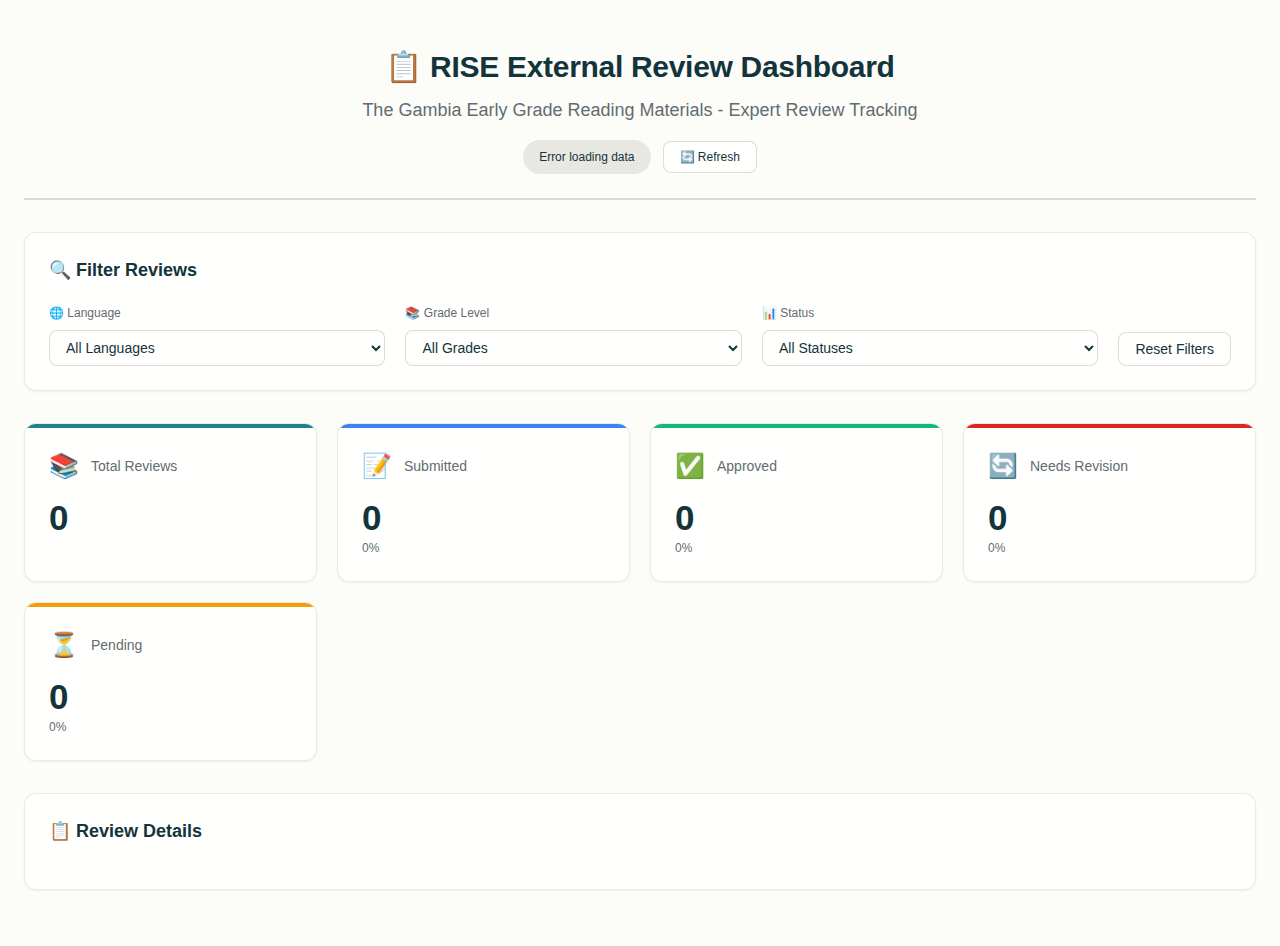
<file: rise_review_dashboard.html>
<!DOCTYPE html>
<html lang="en">
<head>
    <meta charset="UTF-8">
    <meta name="viewport" content="width=device-width, initial-scale=1.0">
    <title>RISE External Review Tracking Dashboard</title>
    <style>
        :root {
  /* Primitive Color Tokens */
  --color-white: rgba(255, 255, 255, 1);
  --color-black: rgba(0, 0, 0, 1);
  --color-cream-50: rgba(252, 252, 249, 1);
  --color-cream-100: rgba(255, 255, 253, 1);
  --color-gray-200: rgba(245, 245, 245, 1);
  --color-gray-300: rgba(167, 169, 169, 1);
  --color-gray-400: rgba(119, 124, 124, 1);
  --color-slate-500: rgba(98, 108, 113, 1);
  --color-brown-600: rgba(94, 82, 64, 1);
  --color-charcoal-700: rgba(31, 33, 33, 1);
  --color-charcoal-800: rgba(38, 40, 40, 1);
  --color-slate-900: rgba(19, 52, 59, 1);
  --color-teal-300: rgba(50, 184, 198, 1);
  --color-teal-400: rgba(45, 166, 178, 1);
  --color-teal-500: rgba(33, 128, 141, 1);
  --color-teal-600: rgba(29, 116, 128, 1);
  --color-teal-700: rgba(26, 104, 115, 1);
  --color-teal-800: rgba(41, 150, 161, 1);
  --color-red-400: rgba(255, 84, 89, 1);
  --color-red-500: rgba(192, 21, 47, 1);
  --color-orange-400: rgba(230, 129, 97, 1);
  --color-orange-500: rgba(168, 75, 47, 1);
  --color-green-500: rgba(16, 185, 129, 1);
  --color-blue-500: rgba(59, 130, 246, 1);

  /* RGB versions for opacity control */
  --color-brown-600-rgb: 94, 82, 64;
  --color-teal-500-rgb: 33, 128, 141;
  --color-slate-900-rgb: 19, 52, 59;
  --color-slate-500-rgb: 98, 108, 113;
  --color-red-500-rgb: 192, 21, 47;
  --color-red-400-rgb: 255, 84, 89;
  --color-orange-500-rgb: 168, 75, 47;
  --color-orange-400-rgb: 230, 129, 97;

  /* Background color tokens (Light Mode) */
  --color-bg-1: rgba(59, 130, 246, 0.08);
  --color-bg-2: rgba(245, 158, 11, 0.08);
  --color-bg-3: rgba(34, 197, 94, 0.08);
  --color-bg-4: rgba(239, 68, 68, 0.08);

  /* Semantic Color Tokens (Light Mode) */
  --color-background: var(--color-cream-50);
  --color-surface: var(--color-cream-100);
  --color-text: var(--color-slate-900);
  --color-text-secondary: var(--color-slate-500);
  --color-primary: var(--color-teal-500);
  --color-primary-hover: var(--color-teal-600);
  --color-primary-active: var(--color-teal-700);
  --color-secondary: rgba(var(--color-brown-600-rgb), 0.12);
  --color-secondary-hover: rgba(var(--color-brown-600-rgb), 0.2);
  --color-secondary-active: rgba(var(--color-brown-600-rgb), 0.25);
  --color-border: rgba(var(--color-brown-600-rgb), 0.2);
  --color-btn-primary-text: var(--color-cream-50);
  --color-card-border: rgba(var(--color-brown-600-rgb), 0.12);
  --color-error: var(--color-red-500);
  --color-success: var(--color-green-500);
  --color-warning: var(--color-orange-500);
  --color-info: var(--color-slate-500);
  --color-focus-ring: rgba(var(--color-teal-500-rgb), 0.4);

  /* Typography */
  --font-family-base: "FKGroteskNeue", "Geist", "Inter", -apple-system, BlinkMacSystemFont, "Segoe UI", Roboto, sans-serif;
  --font-size-xs: 11px;
  --font-size-sm: 12px;
  --font-size-base: 14px;
  --font-size-md: 14px;
  --font-size-lg: 16px;
  --font-size-xl: 18px;
  --font-size-2xl: 20px;
  --font-size-3xl: 24px;
  --font-size-4xl: 30px;
  --font-weight-normal: 400;
  --font-weight-medium: 500;
  --font-weight-semibold: 550;
  --font-weight-bold: 600;
  --line-height-tight: 1.2;
  --line-height-normal: 1.5;
  --letter-spacing-tight: -0.01em;

  /* Spacing */
  --space-0: 0;
  --space-4: 4px;
  --space-8: 8px;
  --space-12: 12px;
  --space-16: 16px;
  --space-20: 20px;
  --space-24: 24px;
  --space-32: 32px;

  /* Border Radius */
  --radius-sm: 6px;
  --radius-base: 8px;
  --radius-md: 10px;
  --radius-lg: 12px;
  --radius-full: 9999px;

  /* Shadows */
  --shadow-xs: 0 1px 2px rgba(0, 0, 0, 0.02);
  --shadow-sm: 0 1px 3px rgba(0, 0, 0, 0.04), 0 1px 2px rgba(0, 0, 0, 0.02);
  --shadow-md: 0 4px 6px -1px rgba(0, 0, 0, 0.04), 0 2px 4px -1px rgba(0, 0, 0, 0.02);

  /* Animation */
  --duration-fast: 150ms;
  --duration-normal: 250ms;
  --ease-standard: cubic-bezier(0.16, 1, 0.3, 1);

  /* Layout */
  --container-xl: 1280px;
}

@media (prefers-color-scheme: dark) {
  :root {
    --color-gray-400-rgb: 119, 124, 124;
    --color-teal-300-rgb: 50, 184, 198;
    --color-gray-300-rgb: 167, 169, 169;
    --color-gray-200-rgb: 245, 245, 245;

    --color-bg-1: rgba(29, 78, 216, 0.15);
    --color-bg-2: rgba(180, 83, 9, 0.15);
    --color-bg-3: rgba(21, 128, 61, 0.15);
    --color-bg-4: rgba(185, 28, 28, 0.15);

    --color-background: var(--color-charcoal-700);
    --color-surface: var(--color-charcoal-800);
    --color-text: var(--color-gray-200);
    --color-text-secondary: rgba(var(--color-gray-300-rgb), 0.7);
    --color-primary: var(--color-teal-300);
    --color-primary-hover: var(--color-teal-400);
    --color-primary-active: var(--color-teal-800);
    --color-secondary: rgba(var(--color-gray-400-rgb), 0.15);
    --color-secondary-hover: rgba(var(--color-gray-400-rgb), 0.25);
    --color-border: rgba(var(--color-gray-400-rgb), 0.3);
    --color-error: var(--color-red-400);
    --color-success: var(--color-teal-300);
    --color-warning: var(--color-orange-400);
    --color-btn-primary-text: var(--color-slate-900);
    --color-card-border: rgba(var(--color-gray-400-rgb), 0.2);
  }
}

html {
  font-size: var(--font-size-base);
  font-family: var(--font-family-base);
  line-height: var(--line-height-normal);
  color: var(--color-text);
  background-color: var(--color-background);
  -webkit-font-smoothing: antialiased;
  box-sizing: border-box;
}

body {
  margin: 0;
  padding: 0;
  background-color: var(--color-background);
}

*, *::before, *::after {
  box-sizing: inherit;
}

@font-face {
  font-family: 'FKGroteskNeue';
  src: url('https://r2cdn.perplexity.ai/fonts/FKGroteskNeue.woff2') format('woff2');
}

.dashboard {
  min-height: 100vh;
  background-color: var(--color-background);
  padding: var(--space-24);
}

.container {
  max-width: var(--container-xl);
  margin: 0 auto;
}

.header {
  text-align: center;
  margin-bottom: var(--space-32);
  padding-bottom: var(--space-24);
  border-bottom: 2px solid var(--color-border);
}

.header h1 {
  font-size: var(--font-size-4xl);
  font-weight: var(--font-weight-bold);
  color: var(--color-text);
  margin-bottom: var(--space-8);
  letter-spacing: var(--letter-spacing-tight);
}

.header .subtitle {
  font-size: var(--font-size-xl);
  color: var(--color-text-secondary);
  margin-bottom: var(--space-16);
}

.btn {
  padding: var(--space-8) var(--space-16);
  border-radius: var(--radius-base);
  font-size: var(--font-size-base);
  font-weight: var(--font-weight-medium);
  cursor: pointer;
  border: 1px solid var(--color-border);
  background: var(--color-surface);
  color: var(--color-text);
  transition: all var(--duration-fast) var(--ease-standard);
}

.btn:hover {
  background: var(--color-secondary-hover);
}

.btn--primary {
  background: var(--color-primary);
  color: var(--color-btn-primary-text);
  border-color: var(--color-primary);
}

.btn--primary:hover {
  background: var(--color-primary-hover);
}

.metrics-grid {
  display: grid;
  grid-template-columns: repeat(auto-fit, minmax(280px, 1fr));
  gap: var(--space-20);
  margin-bottom: var(--space-32);
}

.metric-card {
  background: var(--color-surface);
  border: 1px solid var(--color-card-border);
  border-radius: var(--radius-lg);
  padding: var(--space-24);
  box-shadow: var(--shadow-sm);
  transition: all var(--duration-normal) var(--ease-standard);
  position: relative;
  overflow: hidden;
}

.metric-card:hover {
  transform: translateY(-2px);
  box-shadow: var(--shadow-md);
}

.metric-card::before {
  content: '';
  position: absolute;
  top: 0;
  left: 0;
  right: 0;
  height: 4px;
  background: var(--metric-color, var(--color-primary));
}

.metric-card.total::before { --metric-color: var(--color-primary); }
.metric-card.submitted::before { --metric-color: #3b82f6; }
.metric-card.pending::before { --metric-color: #f59e0b; }
.metric-card.approved::before { --metric-color: #10b981; }
.metric-card.needs-revision::before { --metric-color: #dc2626; }

.metric-header {
  display: flex;
  align-items: center;
  margin-bottom: var(--space-16);
}

.metric-icon {
  font-size: var(--font-size-3xl);
  margin-right: var(--space-12);
}

.metric-label {
  font-size: var(--font-size-base);
  color: var(--color-text-secondary);
  font-weight: var(--font-weight-medium);
}

.metric-value {
  font-size: 2.5rem;
  font-weight: var(--font-weight-bold);
  color: var(--color-text);
  line-height: 1;
}

.metric-percentage {
  font-size: var(--font-size-sm);
  color: var(--color-text-secondary);
  margin-top: var(--space-4);
}

.filter-panel {
  background: var(--color-surface);
  border: 1px solid var(--color-card-border);
  border-radius: var(--radius-lg);
  padding: var(--space-24);
  margin-bottom: var(--space-32);
  box-shadow: var(--shadow-sm);
}

.filter-header {
  display: flex;
  justify-content: space-between;
  align-items: center;
  margin-bottom: var(--space-20);
}

.filter-title {
  font-size: var(--font-size-xl);
  font-weight: var(--font-weight-semibold);
  color: var(--color-text);
  margin: 0;
}

.filter-controls {
  display: grid;
  grid-template-columns: 1fr 1fr 1fr auto;
  gap: var(--space-20);
  align-items: end;
}

.filter-group {
  display: flex;
  flex-direction: column;
}

.filter-label {
  font-size: var(--font-size-sm);
  font-weight: var(--font-weight-medium);
  color: var(--color-text-secondary);
  margin-bottom: var(--space-8);
}

.form-control {
  padding: var(--space-8) var(--space-12);
  border: 1px solid var(--color-border);
  border-radius: var(--radius-base);
  font-size: var(--font-size-base);
  background: var(--color-surface);
  color: var(--color-text);
  transition: border-color var(--duration-fast);
}

.form-control:focus {
  outline: none;
  border-color: var(--color-primary);
  box-shadow: 0 0 0 3px var(--color-focus-ring);
}

.reviews-table-container {
  background: var(--color-surface);
  border: 1px solid var(--color-card-border);
  border-radius: var(--radius-lg);
  padding: var(--space-24);
  box-shadow: var(--shadow-sm);
  overflow-x: auto;
  margin-bottom: var(--space-32);
}

.reviews-table {
  width: 100%;
  border-collapse: collapse;
  font-size: var(--font-size-sm);
}

.reviews-table th {
  background: var(--color-secondary);
  padding: var(--space-12);
  text-align: left;
  font-weight: var(--font-weight-semibold);
  color: var(--color-text);
  border-bottom: 2px solid var(--color-border);
  white-space: nowrap;
}

.reviews-table td {
  padding: var(--space-12);
  border-bottom: 1px solid var(--color-border);
  color: var(--color-text);
}

.reviews-table tr:hover {
  background: var(--color-secondary);
}

.status-badge {
  display: inline-block;
  padding: var(--space-4) var(--space-12);
  border-radius: var(--radius-full);
  font-size: var(--font-size-xs);
  font-weight: var(--font-weight-medium);
  white-space: nowrap;
}

.status-badge.approved {
  background: rgba(16, 185, 129, 0.1);
  color: #10b981;
  border: 1px solid rgba(16, 185, 129, 0.2);
}

.status-badge.needs-revision {
  background: rgba(220, 38, 38, 0.1);
  color: #dc2626;
  border: 1px solid rgba(220, 38, 38, 0.2);
}

.status-badge.pending {
  background: rgba(245, 158, 11, 0.1);
  color: #f59e0b;
  border: 1px solid rgba(245, 158, 11, 0.2);
}

.loading-overlay {
  position: fixed;
  top: 0;
  left: 0;
  right: 0;
  bottom: 0;
  background: var(--color-background);
  display: flex;
  flex-direction: column;
  align-items: center;
  justify-content: center;
  z-index: 9999;
  opacity: 1;
  transition: opacity var(--duration-normal) var(--ease-standard);
}

.loading-overlay.hidden {
  opacity: 0;
  pointer-events: none;
}

.loading-spinner {
  width: 50px;
  height: 50px;
  border: 4px solid var(--color-secondary);
  border-top-color: var(--color-primary);
  border-radius: 50%;
  animation: spin 1s linear infinite;
}

@keyframes spin {
  to { transform: rotate(360deg); }
}

.loading-text {
  margin-top: var(--space-20);
  color: var(--color-text-secondary);
  font-size: var(--font-size-lg);
}

.empty-state {
  text-align: center;
  padding: var(--space-32);
  color: var(--color-text-secondary);
}

.empty-state-icon {
  font-size: 3rem;
  margin-bottom: var(--space-16);
}

@media (max-width: 768px) {
  .dashboard {
    padding: var(--space-16);
  }

  .metrics-grid {
    grid-template-columns: 1fr;
  }

  .filter-controls {
    grid-template-columns: 1fr;
  }

  .header h1 {
    font-size: var(--font-size-3xl);
  }

  .reviews-table {
    font-size: var(--font-size-xs);
  }

  .reviews-table th,
  .reviews-table td {
    padding: var(--space-8);
  }
}
    </style>
</head>
<body>
    <div class="loading-overlay" id="loadingOverlay">
        <div class="loading-spinner"></div>
        <div class="loading-text">Loading review data...</div>
    </div>

    <div class="dashboard">
        <div class="container">
            <header class="header">
                <h1>📋 RISE External Review Dashboard</h1>
                <div class="subtitle">The Gambia Early Grade Reading Materials - Expert Review Tracking</div>
                <div style="margin-top: var(--space-16); display: flex; gap: var(--space-12); justify-content: center; align-items: center; flex-wrap: wrap;">
                    <div style="background: var(--color-secondary); padding: var(--space-8) var(--space-16); border-radius: var(--radius-full); font-size: var(--font-size-sm);" id="lastUpdated">Last updated: Loading...</div>
                    <button class="btn" id="refreshNowBtn" style="font-size: var(--font-size-sm);">🔄 Refresh</button>
                </div>
            </header>

            <section class="filter-panel">
                <div class="filter-header">
                    <h3 class="filter-title">🔍 Filter Reviews</h3>
                </div>
                <div class="filter-controls">
                    <div class="filter-group">
                        <label class="filter-label">🌐 Language</label>
                        <select class="form-control" id="languageFilter">
                            <option value="all">All Languages</option>
                        </select>
                    </div>
                    <div class="filter-group">
                        <label class="filter-label">📚 Grade Level</label>
                        <select class="form-control" id="gradeFilter">
                            <option value="all">All Grades</option>
                        </select>
                    </div>
                    <div class="filter-group">
                        <label class="filter-label">📊 Status</label>
                        <select class="form-control" id="statusFilter">
                            <option value="all">All Statuses</option>
                            <option value="Approved">Approved</option>
                            <option value="Needs Revision">Needs Revision</option>
                            <option value="Pending">Pending</option>
                        </select>
                    </div>
                    <button class="btn" id="resetFilters">Reset Filters</button>
                </div>
            </section>

            <section class="metrics-grid">
                <div class="metric-card total">
                    <div class="metric-header">
                        <span class="metric-icon">📚</span>
                        <span class="metric-label">Total Reviews</span>
                    </div>
                    <div class="metric-value" id="totalCount">0</div>
                </div>

                <div class="metric-card submitted">
                    <div class="metric-header">
                        <span class="metric-icon">📝</span>
                        <span class="metric-label">Submitted</span>
                    </div>
                    <div class="metric-value" id="submittedCount">0</div>
                    <div class="metric-percentage" id="submittedPercentage">0%</div>
                </div>

                <div class="metric-card approved">
                    <div class="metric-header">
                        <span class="metric-icon">✅</span>
                        <span class="metric-label">Approved</span>
                    </div>
                    <div class="metric-value" id="approvedCount">0</div>
                    <div class="metric-percentage" id="approvedPercentage">0%</div>
                </div>

                <div class="metric-card needs-revision">
                    <div class="metric-header">
                        <span class="metric-icon">🔄</span>
                        <span class="metric-label">Needs Revision</span>
                    </div>
                    <div class="metric-value" id="needsRevisionCount">0</div>
                    <div class="metric-percentage" id="needsRevisionPercentage">0%</div>
                </div>

                <div class="metric-card pending">
                    <div class="metric-header">
                        <span class="metric-icon">⏳</span>
                        <span class="metric-label">Pending</span>
                    </div>
                    <div class="metric-value" id="pendingCount">0</div>
                    <div class="metric-percentage" id="pendingPercentage">0%</div>
                </div>
            </section>

            <section class="reviews-table-container">
                <h3 style="margin-top: 0; margin-bottom: var(--space-20); font-size: var(--font-size-xl);">📋 Review Details</h3>
                <div id="tableContent"></div>
            </section>
        </div>
    </div>

    <script>
        // ========================================
        // CONFIGURATION
        // ========================================
        const GOOGLE_SHEET_CSV_URL = "https://docs.google.com/spreadsheets/d/e/2PACX-1vTzDz36p6rDkhhi8K2ZMkNg8w4n0MGEbk8w2kyrvASbOMDb3ypqdxpnHg6WXK0IWVd7hBG5naS1S1xk/pub?output=csv";
        
        const REFRESH_INTERVAL = 5 * 60 * 1000; // 5 minutes

        // ========================================
        // GLOBAL STATE
        // ========================================
        let reviewsData = [];
        let filteredData = [];
        let lastUpdateTime = null;
        let currentFilters = {
            language: 'all',
            grade: 'all',
            status: 'all'
        };

        // ========================================
        // INITIALIZATION
        // ========================================
        document.addEventListener('DOMContentLoaded', async function() {
            initializeEventListeners();
            await loadDataFromGoogleSheets();
            
            setTimeout(() => {
                document.getElementById('loadingOverlay').classList.add('hidden');
            }, 500);
            
            // Auto-refresh every 5 minutes
            setInterval(() => {
                loadDataFromGoogleSheets(true);
            }, REFRESH_INTERVAL);
        });

        function initializeEventListeners() {
            document.getElementById('languageFilter').addEventListener('change', handleFilterChange);
            document.getElementById('gradeFilter').addEventListener('change', handleFilterChange);
            document.getElementById('statusFilter').addEventListener('change', handleFilterChange);
            document.getElementById('resetFilters').addEventListener('click', resetFilters);
            document.getElementById('refreshNowBtn').addEventListener('click', () => loadDataFromGoogleSheets());
        }

        // ========================================
        // DATA FETCHING
        // ========================================
        async function loadDataFromGoogleSheets(silent = false) {
            try {
                if (!silent) {
                    document.getElementById('lastUpdated').textContent = 'Loading data...';
                }
                
                const response = await fetch(GOOGLE_SHEET_CSV_URL);
                
                if (!response.ok) {
                    throw new Error(`HTTP ${response.status}: ${response.statusText}`);
                }
                
                const csvText = await response.text();
                const data = parseCSV(csvText);
                
                if (data && data.length > 0) {
                    reviewsData = data;
                    filteredData = [...reviewsData];
                    lastUpdateTime = new Date();
                    
                    populateFilterOptions();
                    updateDashboard();
                    updateLastUpdatedDisplay();
                    
                    console.log(`✅ Loaded ${data.length} reviews successfully`);
                } else {
                    throw new Error('No valid review data found');
                }
            } catch (error) {
                console.error('❌ Error loading data:', error);
                
                if (!silent) {
                    document.getElementById('lastUpdated').textContent = 'Error loading data';
                }
            }
        }

        function parseCSV(csvText) {
            const lines = csvText.trim().split('\n');
            
            if (lines.length < 2) {
                return [];
            }
            
            const headers = parseCSVRow(lines[0]);
            const reviews = [];
            
            for (let i = 1; i < lines.length; i++) {
                const row = parseCSVRow(lines[i]);
                
                if (row.length >= headers.length && row[0]) {
                    const review = {
                        timestamp: row[headers.indexOf('Timestamp')] || '',
                        documentType: row[headers.indexOf('Document Type ')] || row[headers.indexOf('Document Type')] || '',
                        language: row[headers.indexOf('Language')] || '',
                        gradeLevel: row[headers.indexOf('Grade/Level')] || '',
                        reviewerName: row[headers.indexOf('Name of Reviewer')] || '',
                        documentTitle: row[headers.indexOf('Document Title')] || '',
                        sourceLink: row[headers.indexOf(' Link to Source Document  ')] || row[headers.indexOf('Link to Source Document')] || '',
                        q1Aligns: row[headers.indexOf('Q1. Aligns with MoBSE national curriculum standards')] || '',
                        q2Scope: row[headers.indexOf('Q2. Reflects MoBSE-approved scope and sequence')] || '',
                        q3Literacy: row[headers.indexOf('Q3. Supports foundational learning outcomes for literacy')] || '',
                        comments1: row[headers.indexOf('  Comments/Action Required (Section 1)  ')] || row[headers.indexOf('Comments/Action Required (Section 1)')] || '',
                        orthography: row[headers.indexOf('Uses correct orthography and spelling')] || '',
                        textComplexity: row[headers.indexOf('Text complexity matches the intended reading level')] || '',
                        progression: row[headers.indexOf('Progression is gradual')] || '',
                        repetition: row[headers.indexOf('Repetition and pattern support emerging readers')] || '',
                        comments2: row[headers.indexOf('  Comments/Action Required (Section 2)  ')] || row[headers.indexOf('Comments/Action Required (Section 2)')] || '',
                        strengths: row[headers.indexOf('Strengths of this document (Paragraph)')] || '',
                        priorityActions: row[headers.indexOf('  Priority action items (must be addressed before approval)  ')] || row[headers.indexOf('Priority action items (must be addressed before approval)')] || '',
                        recommendation: row[headers.indexOf('Overall Recommendation')] || '',
                        additionalNotes: row[headers.indexOf('Additional Review Notes (if available)')] || '',
                        reviewerSignature: row[headers.indexOf('Reviewer Signature (Typed Name)')] || '',
                        date: row[headers.indexOf('Date')] || ''
                    };
                    
                    // Only add if has meaningful data (not just timestamp)
                    if (review.documentTitle || review.reviewerName || review.recommendation) {
                        reviews.push(review);
                    }
                }
            }
            
            return reviews;
        }

        function parseCSVRow(row) {
            const result = [];
            let current = '';
            let inQuotes = false;
            
            for (let i = 0; i < row.length; i++) {
                const char = row[i];
                
                if (char === '"') {
                    inQuotes = !inQuotes;
                } else if (char === ',' && !inQuotes) {
                    result.push(current.trim());
                    current = '';
                } else {
                    current += char;
                }
            }
            
            result.push(current.trim());
            return result;
        }

        // ========================================
        // FILTER MANAGEMENT
        // ========================================
        function populateFilterOptions() {
            // Populate language filter
            const languages = [...new Set(reviewsData.map(r => r.language).filter(Boolean))].sort();
            const languageFilter = document.getElementById('languageFilter');
            const currentLanguage = languageFilter.value;
            
            languageFilter.innerHTML = '<option value="all">All Languages</option>';
            languages.forEach(lang => {
                const option = document.createElement('option');
                option.value = lang;
                option.textContent = lang;
                languageFilter.appendChild(option);
            });
            languageFilter.value = currentLanguage;
            
            // Populate grade filter
            const grades = [...new Set(reviewsData.map(r => r.gradeLevel).filter(Boolean))].sort();
            const gradeFilter = document.getElementById('gradeFilter');
            const currentGrade = gradeFilter.value;
            
            gradeFilter.innerHTML = '<option value="all">All Grades</option>';
            grades.forEach(grade => {
                const option = document.createElement('option');
                option.value = grade;
                option.textContent = grade;
                gradeFilter.appendChild(option);
            });
            gradeFilter.value = currentGrade;
        }

        function handleFilterChange() {
            currentFilters.language = document.getElementById('languageFilter').value;
            currentFilters.grade = document.getElementById('gradeFilter').value;
            currentFilters.status = document.getElementById('statusFilter').value;
            
            applyFilters();
            updateDashboard();
        }

        function applyFilters() {
            filteredData = reviewsData.filter(review => {
                const languageMatch = currentFilters.language === 'all' || review.language === currentFilters.language;
                const gradeMatch = currentFilters.grade === 'all' || review.gradeLevel === currentFilters.grade;
                const statusMatch = currentFilters.status === 'all' || getReviewStatus(review) === currentFilters.status;
                
                return languageMatch && gradeMatch && statusMatch;
            });
        }

        function resetFilters() {
            document.getElementById('languageFilter').value = 'all';
            document.getElementById('gradeFilter').value = 'all';
            document.getElementById('statusFilter').value = 'all';
            
            currentFilters = { language: 'all', grade: 'all', status: 'all' };
            filteredData = [...reviewsData];
            
            updateDashboard();
        }

        function getReviewStatus(review) {
            const rec = review.recommendation.toLowerCase();
            
            if (rec.includes('approve') && !rec.includes('not')) {
                return 'Approved';
            } else if (rec.includes('revision') || rec.includes('revise')) {
                return 'Needs Revision';
            } else if (rec) {
                return 'Pending';
            }
            return 'Pending';
        }

        // ========================================
        // DASHBOARD UPDATE
        // ========================================
        function updateDashboard() {
            updateMetrics();
            updateTable();
        }

        function updateMetrics() {
            const total = filteredData.length;
            const submitted = filteredData.filter(r => r.recommendation).length;
            const approved = filteredData.filter(r => getReviewStatus(r) === 'Approved').length;
            const needsRevision = filteredData.filter(r => getReviewStatus(r) === 'Needs Revision').length;
            const pending = filteredData.filter(r => getReviewStatus(r) === 'Pending').length;

            document.getElementById('totalCount').textContent = total;
            document.getElementById('submittedCount').textContent = submitted;
            document.getElementById('approvedCount').textContent = approved;
            document.getElementById('needsRevisionCount').textContent = needsRevision;
            document.getElementById('pendingCount').textContent = pending;

            // Update percentages
            const submittedPercent = total > 0 ? ((submitted / total) * 100).toFixed(1) : '0.0';
            const approvedPercent = total > 0 ? ((approved / total) * 100).toFixed(1) : '0.0';
            const needsRevisionPercent = total > 0 ? ((needsRevision / total) * 100).toFixed(1) : '0.0';
            const pendingPercent = total > 0 ? ((pending / total) * 100).toFixed(1) : '0.0';

            document.getElementById('submittedPercentage').textContent = submittedPercent + '%';
            document.getElementById('approvedPercentage').textContent = approvedPercent + '%';
            document.getElementById('needsRevisionPercentage').textContent = needsRevisionPercent + '%';
            document.getElementById('pendingPercentage').textContent = pendingPercent + '%';
        }

        function updateTable() {
            const tableContent = document.getElementById('tableContent');
            
            if (filteredData.length === 0) {
                tableContent.innerHTML = `
                    <div class="empty-state">
                        <div class="empty-state-icon">📭</div>
                        <p>No reviews found matching the current filters.</p>
                    </div>
                `;
                return;
            }

            let tableHTML = `
                <table class="reviews-table">
                    <thead>
                        <tr>
                            <th>Date</th>
                            <th>Document Title</th>
                            <th>Type</th>
                            <th>Language</th>
                            <th>Grade</th>
                            <th>Reviewer</th>
                            <th>Status</th>
                            <th>Recommendation</th>
                        </tr>
                    </thead>
                    <tbody>
            `;

            filteredData.forEach(review => {
                const status = getReviewStatus(review);
                const statusClass = status.toLowerCase().replace(' ', '-');
                const date = review.timestamp ? new Date(review.timestamp).toLocaleDateString() : '';
                
                tableHTML += `
                    <tr>
                        <td>${date}</td>
                        <td><strong>${review.documentTitle || 'Untitled'}</strong></td>
                        <td>${review.documentType || '-'}</td>
                        <td>${review.language || '-'}</td>
                        <td>${review.gradeLevel || '-'}</td>
                        <td>${review.reviewerName || '-'}</td>
                        <td><span class="status-badge ${statusClass}">${status}</span></td>
                        <td style="max-width: 300px; overflow: hidden; text-overflow: ellipsis; white-space: nowrap;">${review.recommendation || '-'}</td>
                    </tr>
                `;
            });

            tableHTML += `
                    </tbody>
                </table>
            `;

            tableContent.innerHTML = tableHTML;
        }

        function updateLastUpdatedDisplay() {
            if (!lastUpdateTime) {
                document.getElementById('lastUpdated').textContent = 'Last updated: Never';
                return;
            }
            
            const now = new Date();
            const seconds = Math.floor((now - lastUpdateTime) / 1000);
            
            let updateText;
            if (seconds < 10) {
                updateText = 'Last updated: just now';
            } else if (seconds < 60) {
                updateText = `Last updated: ${seconds} seconds ago`;
            } else {
                const minutes = Math.floor(seconds / 60);
                updateText = `Last updated: ${minutes} minute${minutes > 1 ? 's' : ''} ago`;
            }
            
            document.getElementById('lastUpdated').textContent = updateText;
        }

        // Update timestamp every 30 seconds
        setInterval(updateLastUpdatedDisplay, 30000);
    </script>
</body>
</html>
</file>
